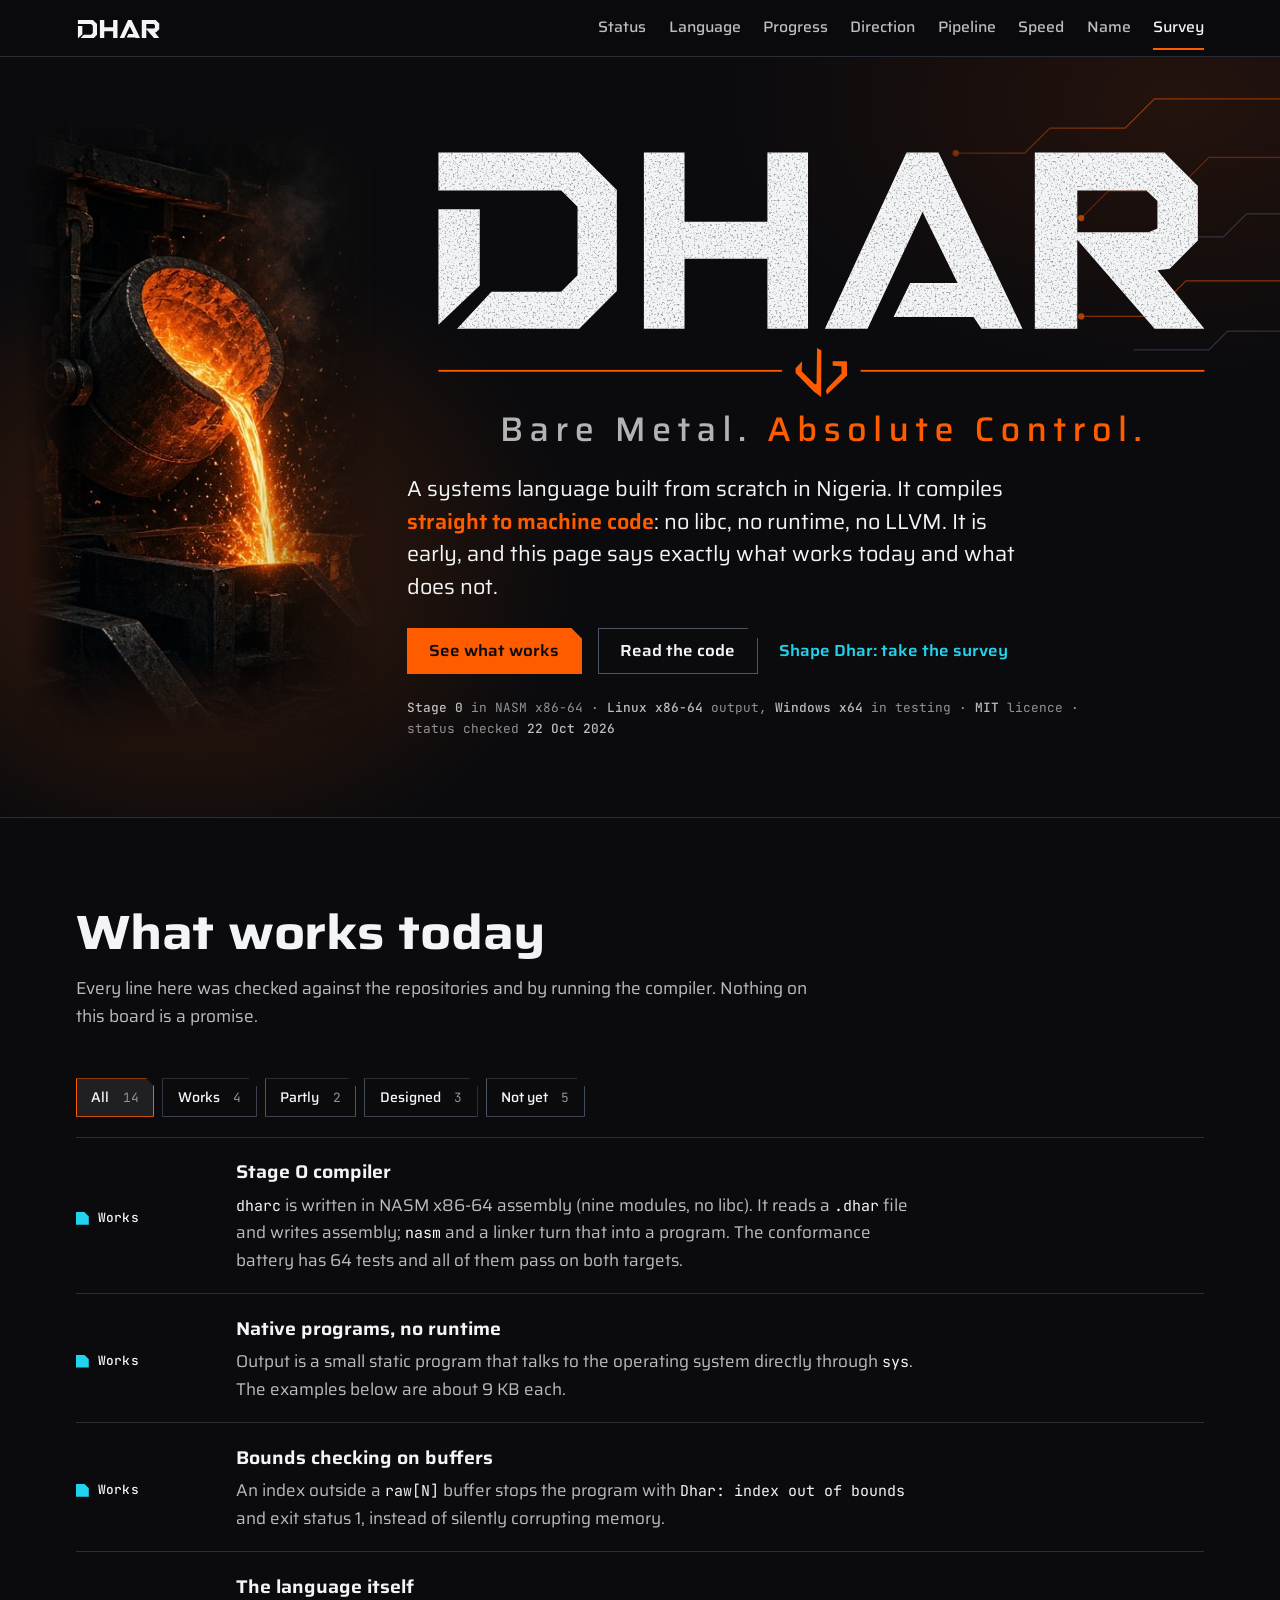
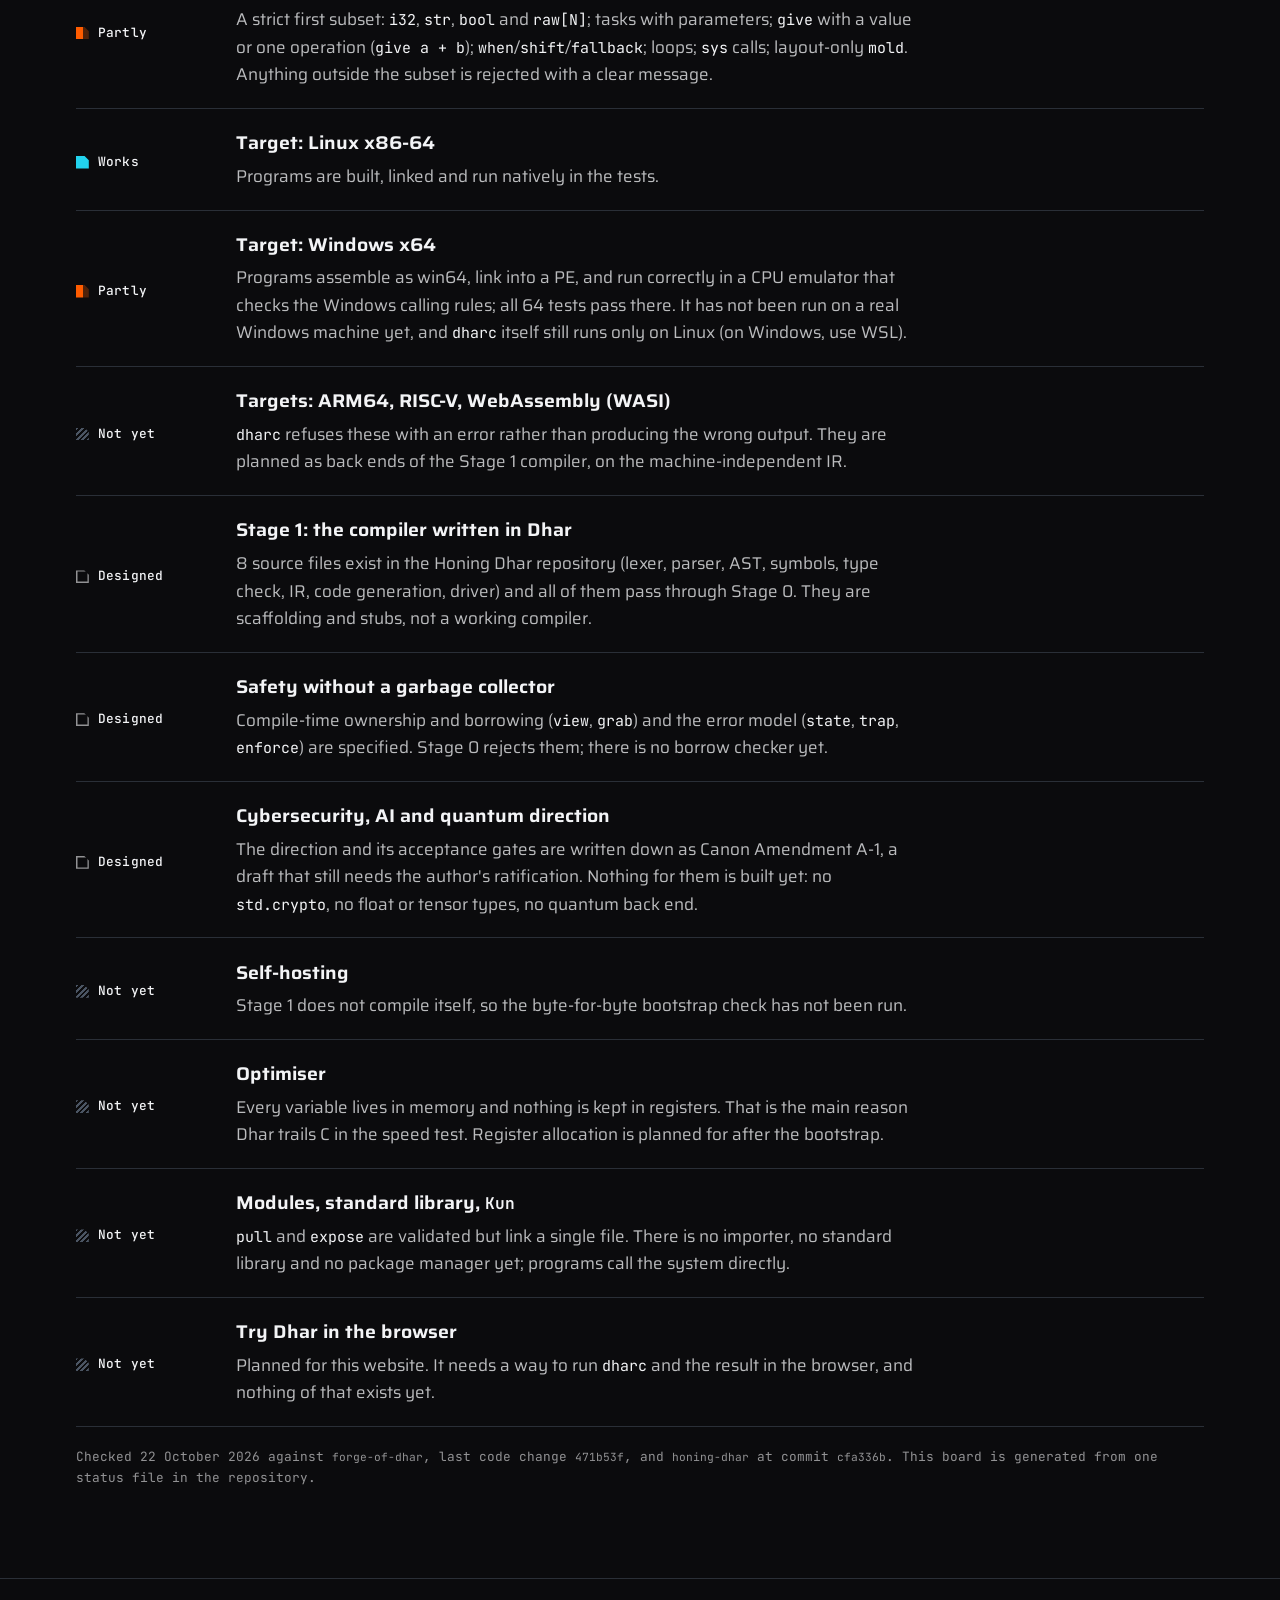
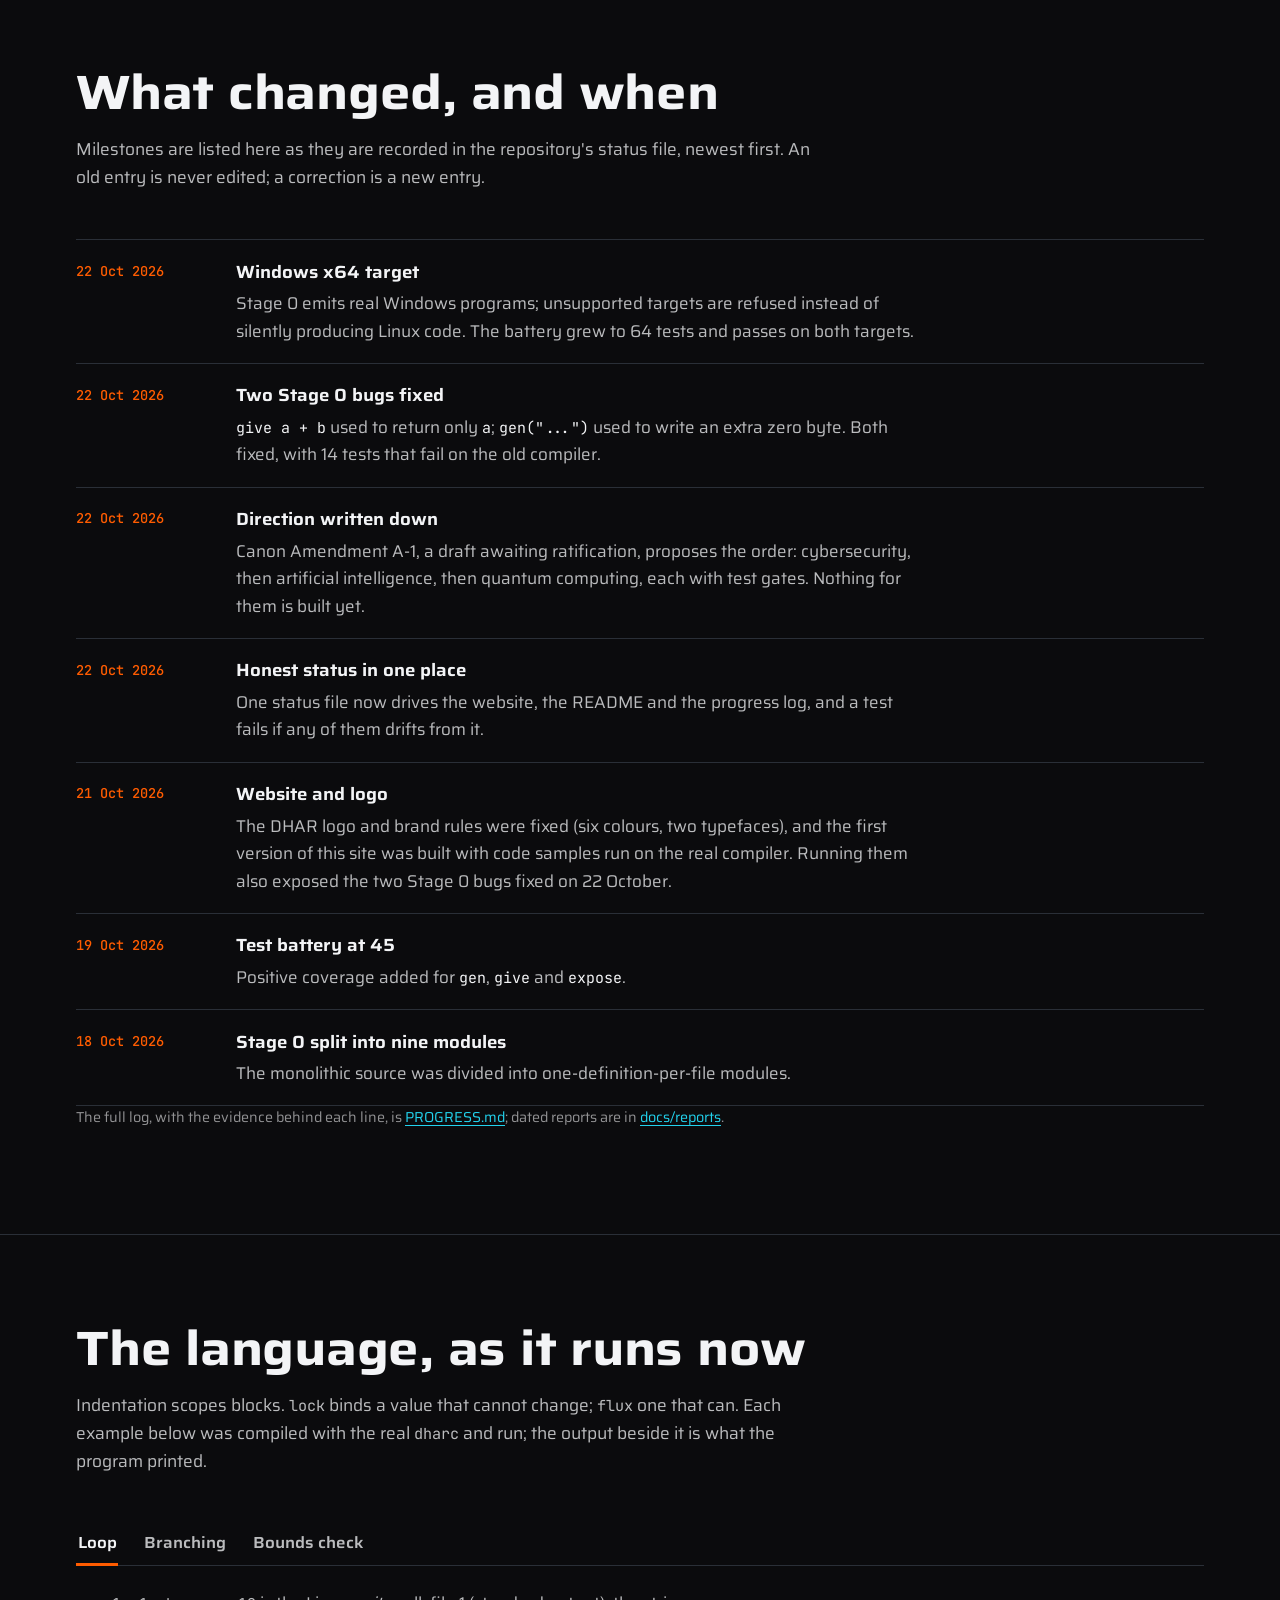
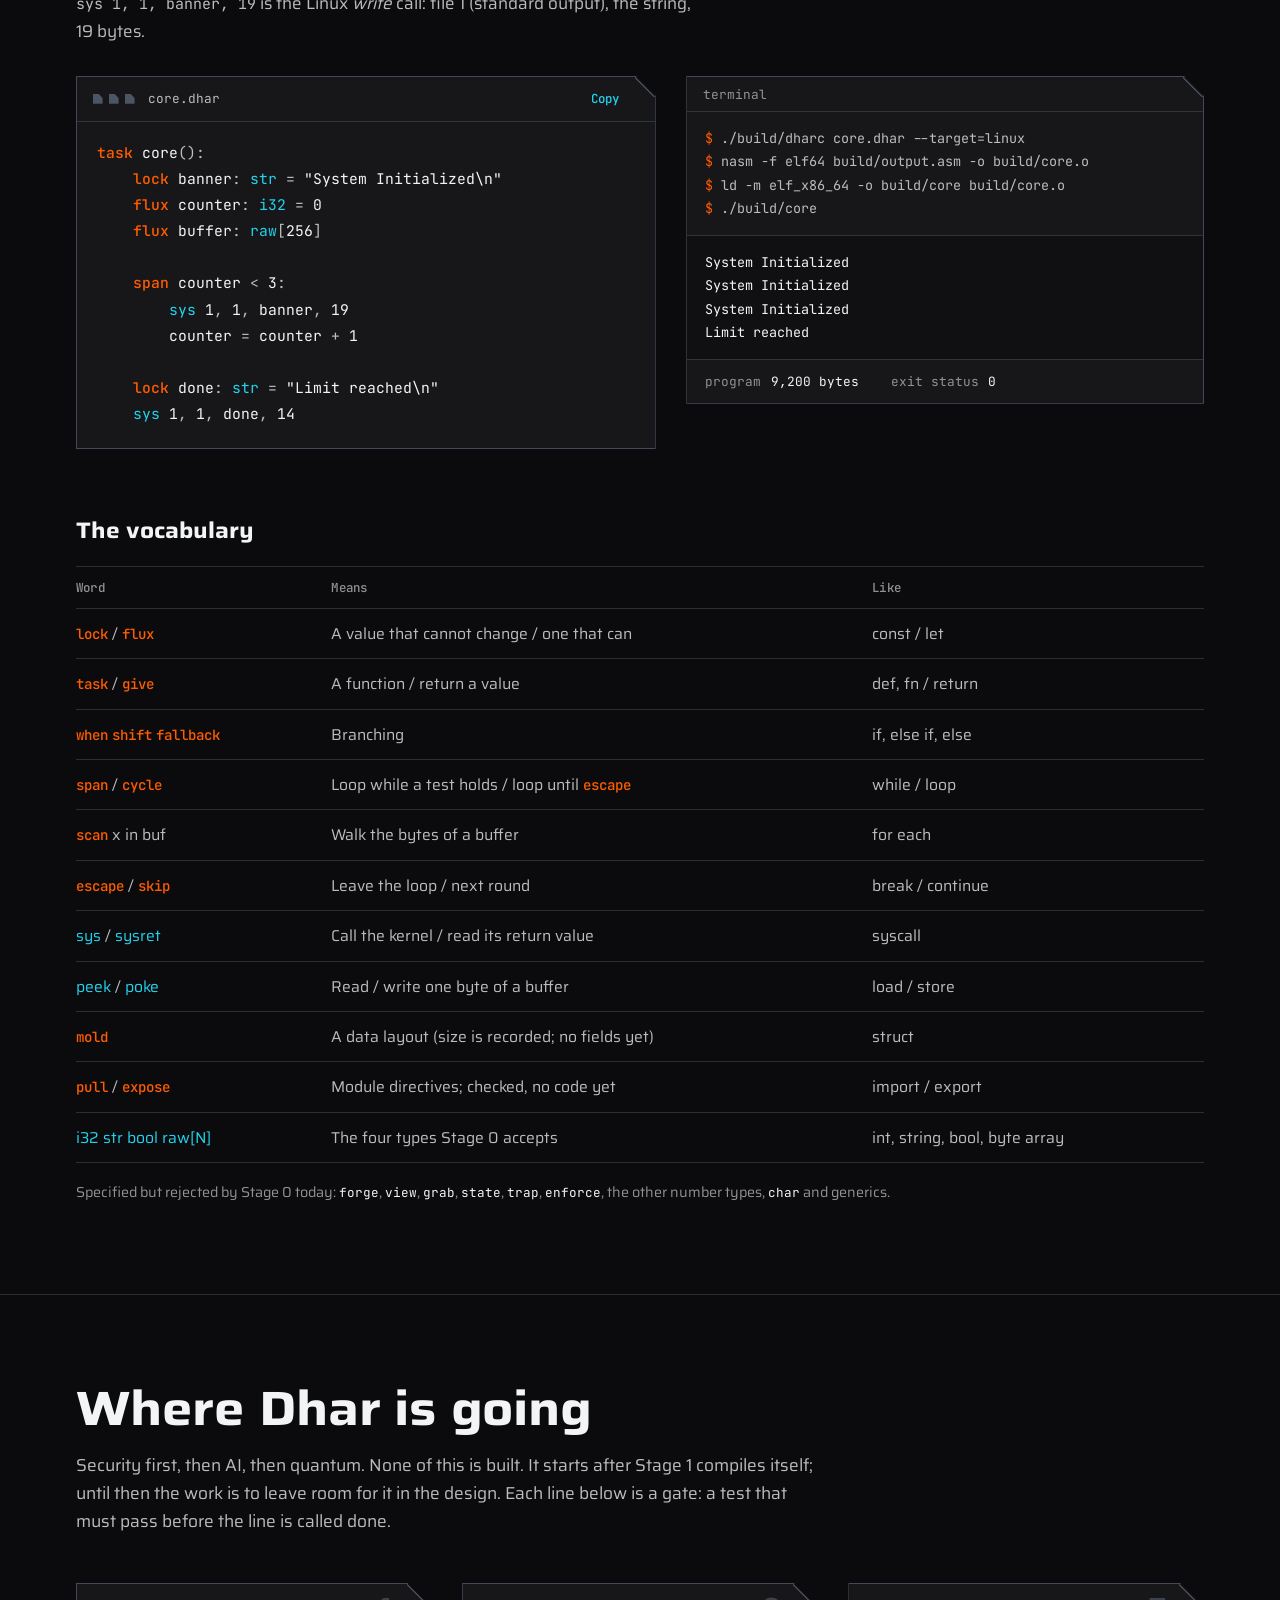
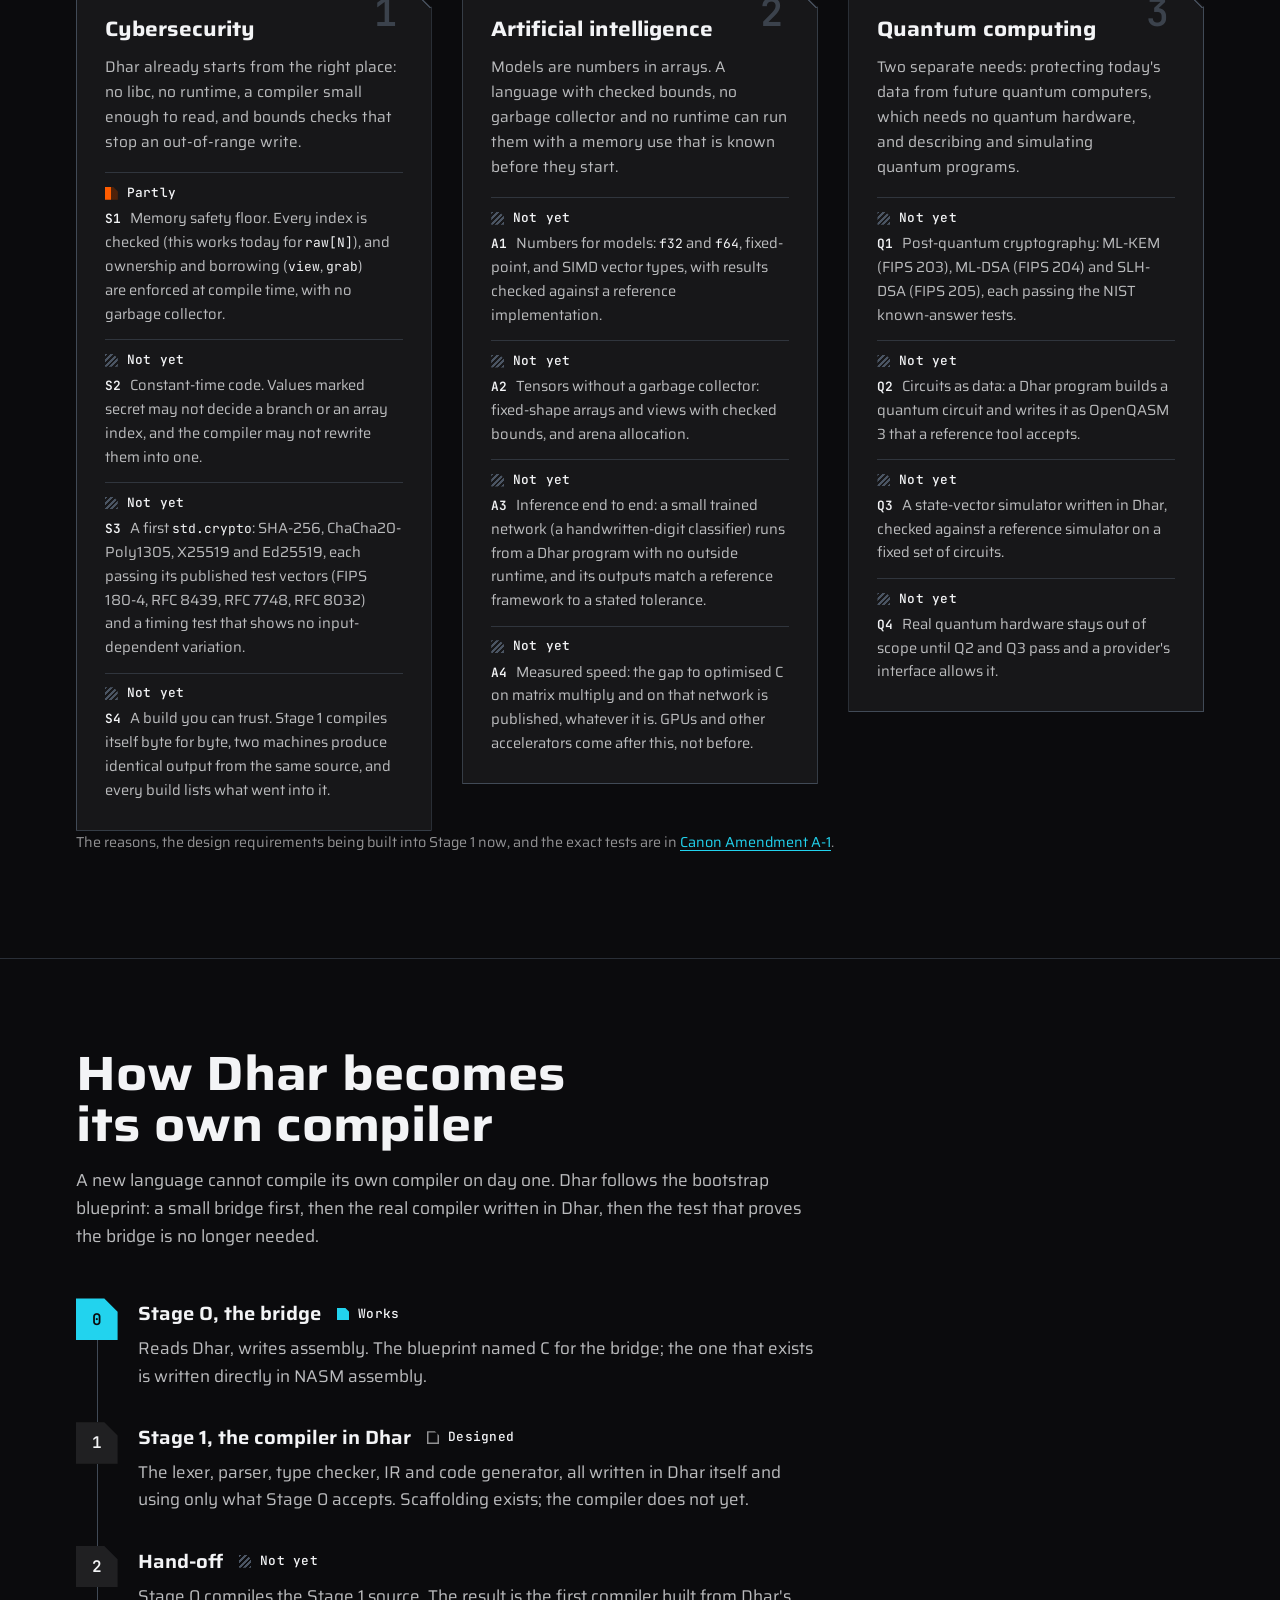
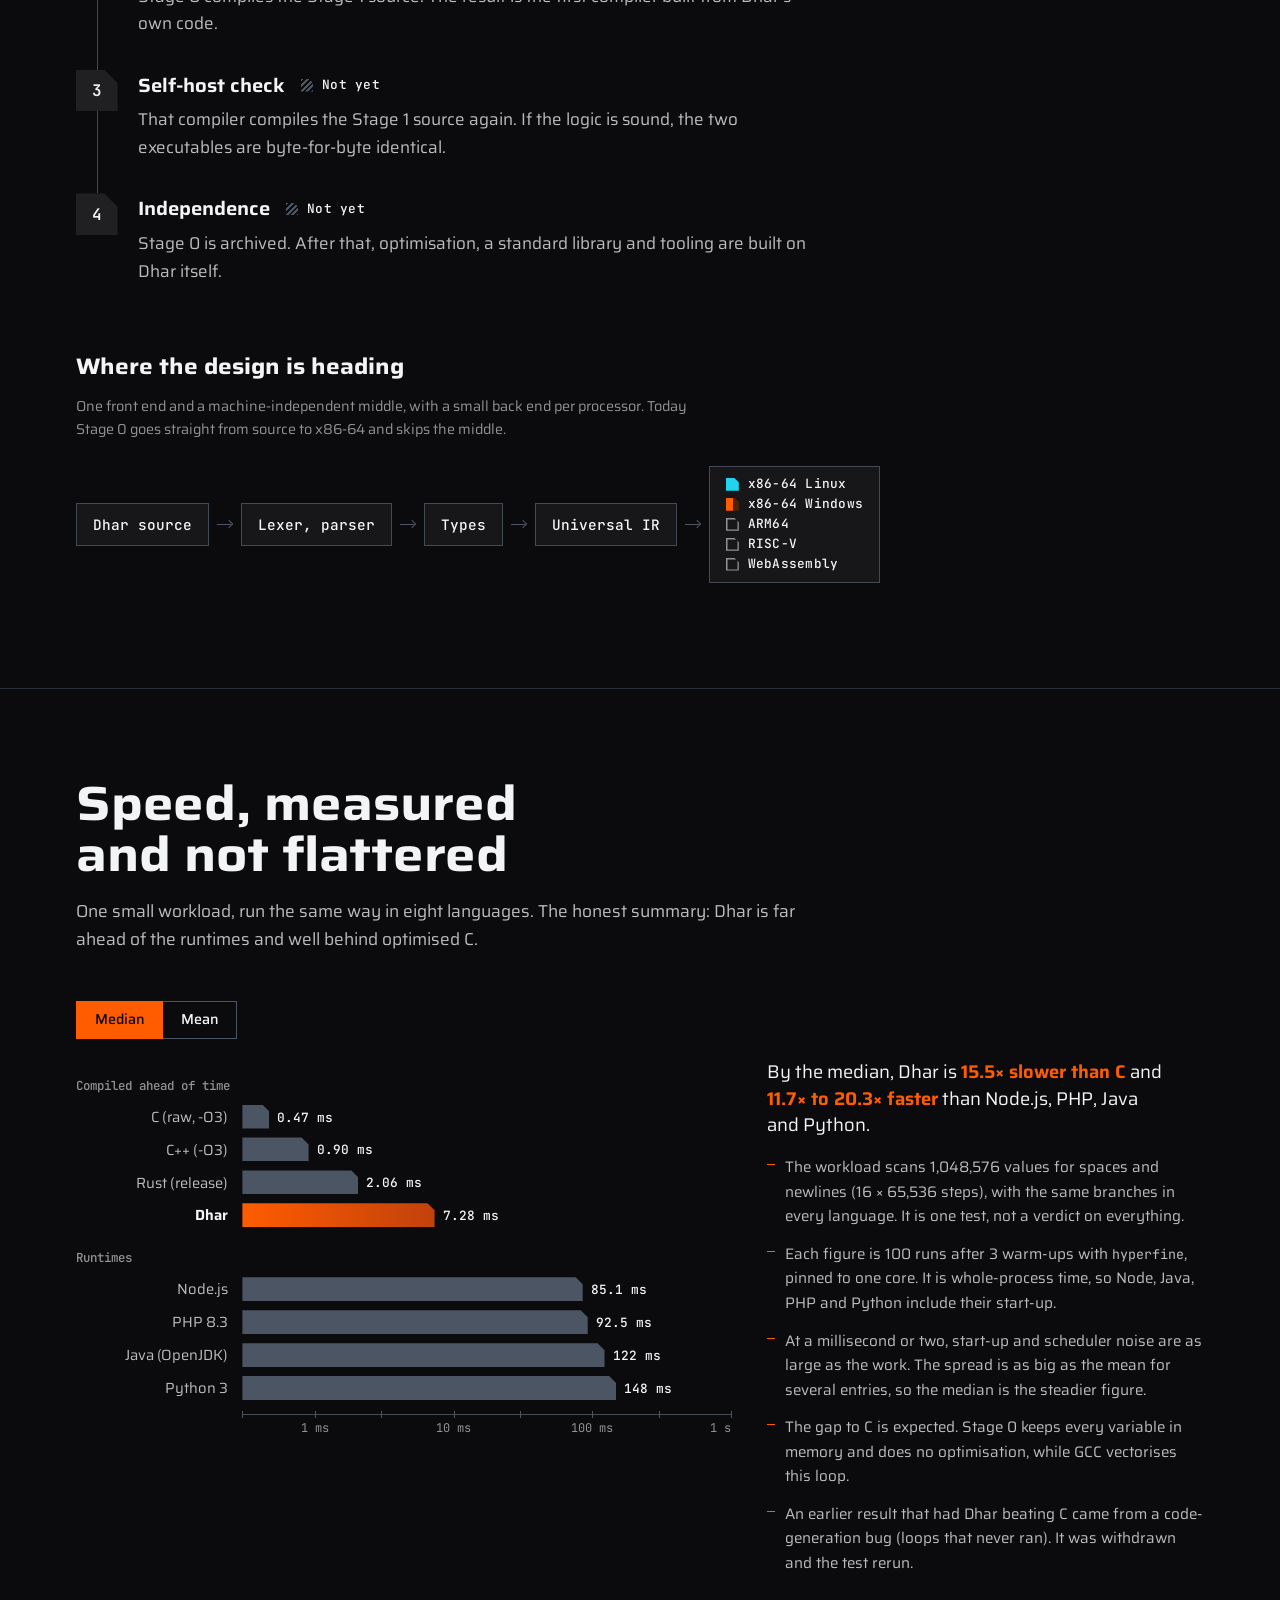
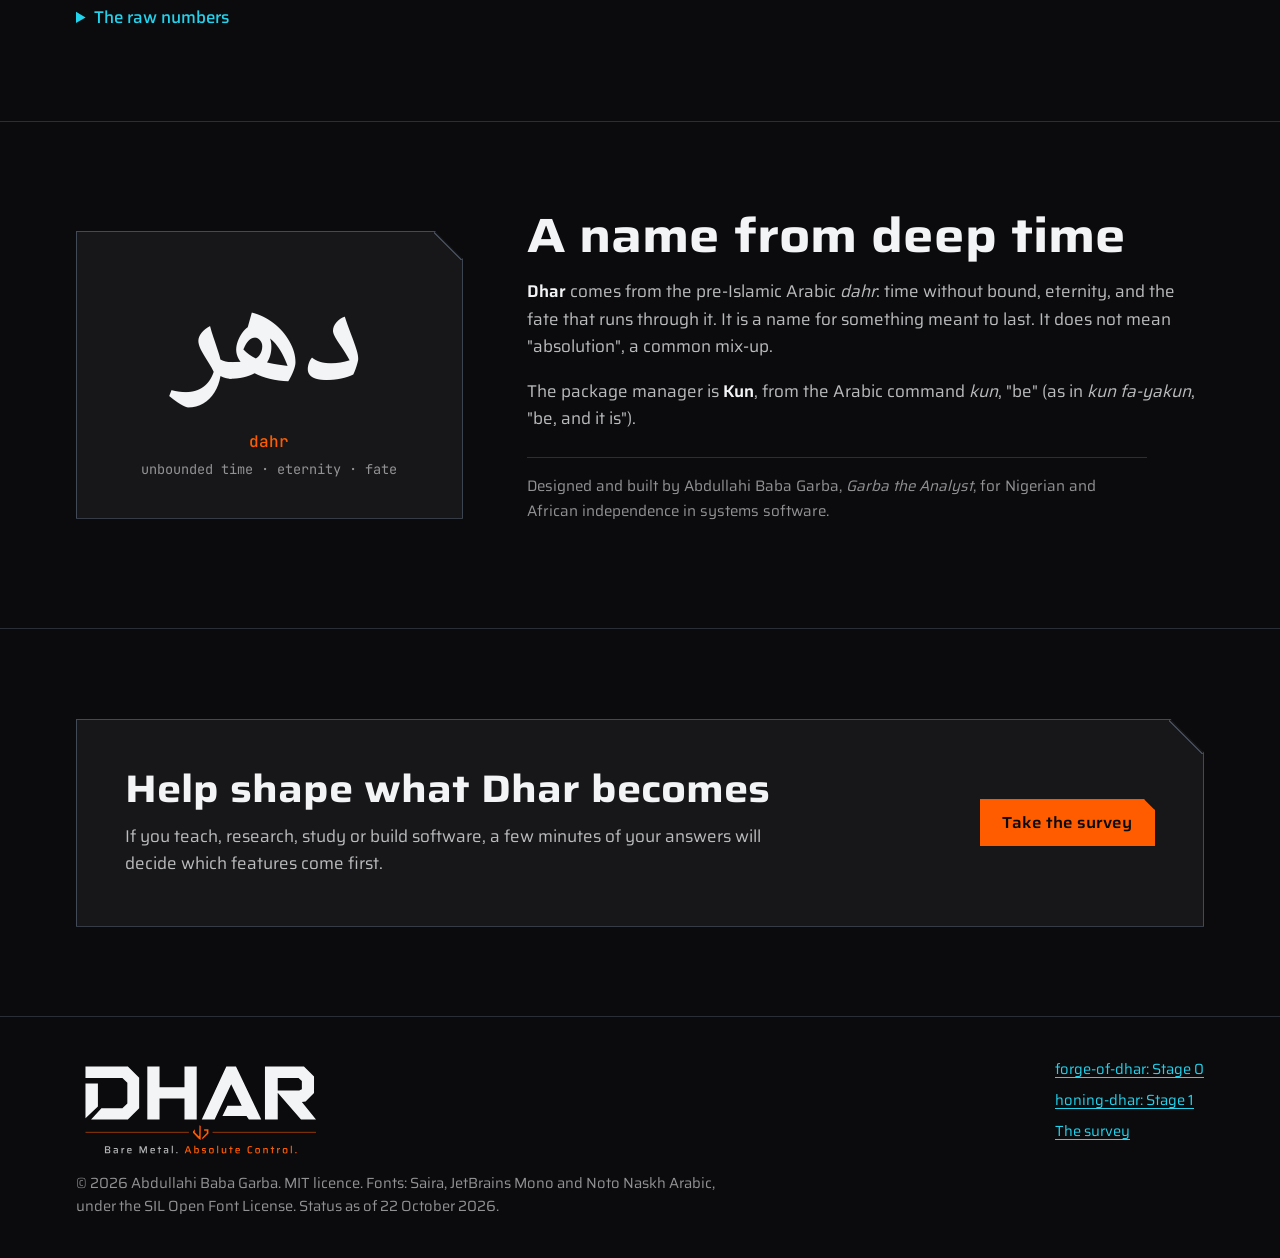
<file: index.html>
<!doctype html>
<!--
  Dhar website. One page, no framework, no build step needed to view it.

  Files:    assets/site.css   all styling (the six-colour palette lives at the top)
            assets/site.js    tabs, copy buttons, status filter, benchmark chart
            assets/logo/      the logo files (made by tools/build_logo.py)
            assets/fonts/     Saira, JetBrains Mono, Noto Naskh Arabic (SIL OFL)
  The block between the "sprite" markers below is generated: run  python3 tools/sync_sprite.py
  after changing the logo. tools/bundle.py makes a single self-contained file from this page.
  Read docs/BRAND.md before changing colours, fonts or the logo.
-->
<html lang="en">
<head>
<meta charset="utf-8">
<meta name="viewport" content="width=device-width, initial-scale=1, viewport-fit=cover">
<title>Dhar Systems Language</title>
<meta name="description" content="Dhar is a systems language built from scratch in Nigeria. It compiles straight to machine code with no libc, no runtime and no LLVM. This page says plainly what works today and what does not.">
<meta name="theme-color" content="#0B0B0D">
<meta name="color-scheme" content="dark">
<link rel="icon" href="assets/logo/icon.svg" type="image/svg+xml">
<link rel="icon" href="assets/favicon.ico" sizes="48x48">
<link rel="apple-touch-icon" href="assets/apple-touch-icon.png">
<link rel="manifest" href="site.webmanifest">
<meta property="og:title" content="Dhar. Bare Metal. Absolute Control.">
<meta property="og:description" content="A systems language built from scratch in Nigeria. Honest status, real code, real numbers.">
<meta property="og:image" content="https://garba-the-analyst.github.io/forge-of-dhar/assets/brand/og-image.jpg">
<meta property="og:url" content="https://garba-the-analyst.github.io/forge-of-dhar/">
<meta property="og:type" content="website">
<link rel="preload" href="assets/fonts/saira-latin-wdth-normal.woff2" as="font" type="font/woff2" crossorigin>
<link rel="stylesheet" href="assets/site.css">
</head>
<body>

<!-- sprite:start -->
<svg xmlns="http://www.w3.org/2000/svg" width="0" height="0" style="position:absolute" aria-hidden="true" focusable="false"><symbol id="dhar-logo" viewBox="-14 -14 710.2 288"><path d="M123.9 48.3L123.9 109.3L109.2 124L47.2 124L16.6 157L125.4 157L158.9 123.5L158.9 33.5L125.4 0L0 0L0 33.8L109.4 33.8ZM219.2 157L219.2 94.6L293 94.6L293 157L329.2 157L329.2 0L293 0L293 61.8L219.2 61.8L219.2 0L183 0L183 157ZM344.2 157L382.2 157L431.2 53L462.4 116.3L420.2 116.3L405.4 146.5L476.6 146.5L483.6 157L520.2 157L445.4 0L416.9 0ZM569 77.8L637.9 157L682.2 157L640.4 105L651.4 103.5L676.4 78.5L676.4 30L646.6 0L531.2 0L531.2 157L569 157ZM640.4 67.8L632.6 71L569 71L569 33.8L630.6 33.8L640.4 43.2ZM0 50.7L0 153.4L36.8 118.5L36.8 50.7Z" fill-rule="evenodd" style="fill:var(--logo-ink)"/><rect x="0" y="193.7" width="306.1" height="1.6" style="fill:var(--logo-ember)"/><rect x="376" y="193.7" width="306.2" height="1.6" style="fill:var(--logo-ember)"/><path d="M337.2 174.1L336.8 205.8L335.3 206.6L323.5 194.8L323.9 186.1L318.1 192.2L318.1 196.4L334.3 212.9L340.9 217.8L341.1 176.5ZM363.8 186L351.1 186.1L351.2 190L358.9 190.4L359 197L346.1 210.2L345.1 212.5L346.1 215.6L364 198.6Z" style="fill:var(--logo-ember)"/><path d="M57.6 257V236H67.58Q69.66 236 70.91 236.63Q72.16 237.25 72.74 238.43Q73.32 239.6 73.32 241.28Q73.32 242.68 72.94 243.69Q72.56 244.7 71.76 245.32Q70.97 245.95 69.72 246.23V246.35Q71.18 246.62 72.02 247.29Q72.86 247.97 73.2 249Q73.53 250.04 73.53 251.44Q73.53 252.64 73.26 253.66Q72.98 254.68 72.33 255.41Q71.67 256.15 70.51 256.57Q69.35 257 67.55 257ZM61.05 254.1H66.51Q67.92 254.1 68.68 253.81Q69.44 253.52 69.76 252.83Q70.08 252.15 70.08 250.99Q70.08 249.8 69.75 249.11Q69.41 248.42 68.63 248.13Q67.86 247.84 66.51 247.84H61.05ZM61.05 244.91H66.39Q67.64 244.91 68.39 244.61Q69.14 244.3 69.5 243.65Q69.87 242.99 69.87 241.95Q69.87 240.79 69.57 240.14Q69.26 239.48 68.53 239.2Q67.79 238.93 66.39 238.93H61.05Z M87.56 257.24Q85.97 257.24 84.89 256.82Q83.8 256.39 83.25 255.4Q82.71 254.41 82.71 252.7Q82.71 250.9 83.13 249.84Q83.56 248.79 84.6 248.33Q85.64 247.87 87.53 247.87Q87.83 247.87 88.43 247.89Q89.02 247.9 89.8 247.92Q90.58 247.93 91.36 247.95Q92.14 247.97 92.78 248V247.26Q92.78 246.07 92.63 245.4Q92.47 244.73 92 244.41Q91.53 244.09 90.64 244Q89.76 243.91 88.35 243.91Q87.68 243.91 86.78 243.95Q85.88 244 85.03 244.06Q84.17 244.12 83.71 244.21V241.65Q84.96 241.4 86.46 241.3Q87.96 241.19 89.45 241.19Q91.19 241.19 92.37 241.4Q93.54 241.62 94.27 242.07Q95.01 242.53 95.37 243.26Q95.74 244 95.89 245.02Q96.04 246.04 96.04 247.35V257H93.05L92.93 254.99H92.75Q92.23 255.96 91.36 256.47Q90.49 256.97 89.48 257.11Q88.47 257.24 87.56 257.24ZM88.99 254.62Q89.76 254.62 90.38 254.51Q91.01 254.41 91.48 254.15Q91.95 253.89 92.23 253.43Q92.5 252.91 92.64 252.24Q92.78 251.57 92.78 250.65V250.1H88.32Q87.31 250.1 86.78 250.25Q86.25 250.41 86.06 250.9Q85.88 251.38 85.88 252.39Q85.88 253.34 86.09 253.81Q86.31 254.28 86.99 254.45Q87.68 254.62 88.99 254.62Z M106.53 257V241.43H109.49L109.61 244.24H109.86Q110.25 243.02 110.95 242.35Q111.66 241.68 112.66 241.43Q113.67 241.19 114.95 241.19V244.36Q112.88 244.36 111.76 244.97Q110.65 245.58 110.21 246.91Q109.76 248.24 109.76 250.38V257Z M130.41 257.24Q128.43 257.24 127.12 256.98Q125.8 256.73 125.01 256.13Q124.22 255.53 123.82 254.6Q123.42 253.67 123.3 252.35Q123.18 251.02 123.18 249.25Q123.18 247.14 123.39 245.61Q123.61 244.09 124.28 243.1Q124.95 242.1 126.37 241.65Q127.79 241.19 130.17 241.19Q132.03 241.19 133.22 241.48Q134.41 241.77 135.1 242.38Q135.79 242.99 136.11 243.95Q136.43 244.91 136.52 246.24Q136.61 247.57 136.61 249.25V250.28H126.45Q126.45 251.66 126.57 252.5Q126.69 253.34 127.13 253.78Q127.57 254.22 128.54 254.39Q129.5 254.56 131.15 254.56Q131.85 254.56 132.69 254.53Q133.53 254.5 134.41 254.41Q135.3 254.31 136 254.25V256.79Q135.33 256.91 134.38 257.02Q133.44 257.12 132.4 257.18Q131.36 257.24 130.41 257.24ZM133.5 248.55V247.97Q133.5 246.59 133.33 245.78Q133.16 244.97 132.78 244.56Q132.4 244.15 131.74 244.01Q131.08 243.88 130.11 243.88Q128.89 243.88 128.17 244.04Q127.45 244.21 127.09 244.67Q126.72 245.13 126.58 245.94Q126.45 246.74 126.45 248.06H134.05Z M159.9 257V236H164.6L170.76 251.26H170.92L177.08 236H181.78V257H178.46V241.34H178.33L171.99 257H169.54L163.26 241.34H163.13V257Z M199.29 257.24Q197.3 257.24 195.99 256.98Q194.68 256.73 193.89 256.13Q193.09 255.53 192.7 254.6Q192.3 253.67 192.18 252.35Q192.05 251.02 192.05 249.25Q192.05 247.14 192.27 245.61Q192.48 244.09 193.15 243.1Q193.83 242.1 195.24 241.65Q196.66 241.19 199.04 241.19Q200.91 241.19 202.1 241.48Q203.29 241.77 203.97 242.38Q204.66 242.99 204.98 243.95Q205.3 244.91 205.39 246.24Q205.49 247.57 205.49 249.25V250.28H195.32Q195.32 251.66 195.44 252.5Q195.57 253.34 196.01 253.78Q196.45 254.22 197.41 254.39Q198.37 254.56 200.02 254.56Q200.72 254.56 201.56 254.53Q202.4 254.5 203.29 254.41Q204.17 254.31 204.87 254.25V256.79Q204.2 256.91 203.26 257.02Q202.31 257.12 201.27 257.18Q200.24 257.24 199.29 257.24ZM202.37 248.55V247.97Q202.37 246.59 202.2 245.78Q202.04 244.97 201.65 244.56Q201.27 244.15 200.62 244.01Q199.96 243.88 198.98 243.88Q197.76 243.88 197.05 244.04Q196.33 244.21 195.96 244.67Q195.6 245.13 195.46 245.94Q195.32 246.74 195.32 248.06H202.92Z M216.76 257V244.15H213.65V241.43H216.76V236.92H220V241.43H223.63V244.15H220V257Z M236.41 257.24Q234.82 257.24 233.73 256.82Q232.65 256.39 232.1 255.4Q231.55 254.41 231.55 252.7Q231.55 250.9 231.98 249.84Q232.41 248.79 233.44 248.33Q234.48 247.87 236.37 247.87Q236.68 247.87 237.28 247.89Q237.87 247.9 238.65 247.92Q239.43 247.93 240.21 247.95Q240.98 247.97 241.62 248V247.26Q241.62 246.07 241.47 245.4Q241.32 244.73 240.85 244.41Q240.37 244.09 239.49 244Q238.6 243.91 237.2 243.91Q236.53 243.91 235.63 243.95Q234.73 244 233.87 244.06Q233.02 244.12 232.56 244.21V241.65Q233.81 241.4 235.31 241.3Q236.8 241.19 238.3 241.19Q240.04 241.19 241.21 241.4Q242.39 241.62 243.12 242.07Q243.85 242.53 244.22 243.26Q244.59 244 244.74 245.02Q244.89 246.04 244.89 247.35V257H241.9L241.78 254.99H241.59Q241.08 255.96 240.21 256.47Q239.34 256.97 238.33 257.11Q237.32 257.24 236.41 257.24ZM237.84 254.62Q238.6 254.62 239.23 254.51Q239.85 254.41 240.33 254.15Q240.8 253.89 241.08 253.43Q241.35 252.91 241.49 252.24Q241.62 251.57 241.62 250.65V250.1H237.17Q236.16 250.1 235.63 250.25Q235.09 250.41 234.91 250.9Q234.73 251.38 234.73 252.39Q234.73 253.34 234.94 253.81Q235.15 254.28 235.84 254.45Q236.53 254.62 237.84 254.62Z M255.38 257V234.32H258.61V257Z M268.64 257V253.49H272.3V257Z" style="fill:var(--logo-tag);fill-opacity:var(--logo-tag-opacity,1)"/><path d="M293.61 257 301.11 236H305.63L313.14 257H309.57L307.74 251.81H298.89L297.09 257ZM299.86 248.88H306.73L303.37 239.33H303.22Z M330.04 257.24Q329.06 257.24 328.13 257.08Q327.2 256.91 326.43 256.42Q325.67 255.93 325.18 254.95H324.97L324.88 257H321.89V234.32H325.12V243.26H325.3Q325.76 242.44 326.48 242Q327.2 241.56 328.11 241.37Q329.03 241.19 330.13 241.19Q331.68 241.19 332.72 241.59Q333.76 241.98 334.38 242.88Q335.01 243.78 335.3 245.32Q335.59 246.87 335.59 249.22Q335.59 251.57 335.29 253.11Q334.98 254.65 334.34 255.55Q333.7 256.45 332.65 256.85Q331.59 257.24 330.04 257.24ZM328.69 254.38Q329.91 254.38 330.63 254.21Q331.35 254.04 331.71 253.52Q332.08 253 332.2 251.98Q332.32 250.96 332.32 249.22Q332.32 247.48 332.2 246.45Q332.08 245.43 331.71 244.93Q331.35 244.42 330.63 244.26Q329.91 244.09 328.69 244.09Q327.5 244.09 326.78 244.36Q326.07 244.64 325.73 245.28Q325.33 245.95 325.23 246.91Q325.12 247.87 325.12 249.22Q325.12 250.53 325.23 251.52Q325.33 252.51 325.7 253.15Q326.07 253.8 326.78 254.09Q327.5 254.38 328.69 254.38Z M350.9 257.24Q349.98 257.24 348.93 257.18Q347.88 257.12 346.87 257.03Q345.86 256.94 345.07 256.82V254.25Q345.59 254.28 346.24 254.34Q346.9 254.41 347.63 254.44Q348.36 254.47 349.07 254.5Q349.77 254.53 350.44 254.53Q351.91 254.53 352.56 254.34Q353.22 254.16 353.42 253.72Q353.61 253.28 353.61 252.57Q353.61 251.78 353.48 251.41Q353.34 251.05 352.97 250.93Q352.61 250.8 351.84 250.71L348.06 250.25Q346.59 250.1 345.85 249.57Q345.1 249.03 344.84 248.1Q344.58 247.17 344.58 245.83Q344.58 244.27 345.02 243.34Q345.46 242.41 346.27 241.95Q347.08 241.49 348.24 241.34Q349.4 241.19 350.78 241.19Q351.63 241.19 352.56 241.25Q353.49 241.31 354.36 241.42Q355.23 241.52 355.87 241.65V244.21Q355.14 244.12 354.29 244.06Q353.43 244 352.59 243.95Q351.75 243.91 350.99 243.91Q349.86 243.91 349.13 244.01Q348.4 244.12 348.04 244.5Q347.69 244.88 347.69 245.8Q347.69 246.5 347.8 246.85Q347.91 247.2 348.26 247.34Q348.61 247.48 349.34 247.57L353.43 248.06Q354.59 248.18 355.31 248.53Q356.03 248.88 356.38 249.78Q356.73 250.68 356.73 252.51Q356.73 254.04 356.35 254.97Q355.96 255.9 355.2 256.4Q354.44 256.91 353.36 257.08Q352.27 257.24 350.9 257.24Z M372.68 257.24Q370.72 257.24 369.43 257Q368.13 256.76 367.38 256.22Q366.63 255.69 366.28 254.77Q365.93 253.86 365.82 252.48Q365.72 251.11 365.72 249.19Q365.72 247.29 365.82 245.92Q365.93 244.55 366.28 243.63Q366.63 242.72 367.38 242.18Q368.13 241.65 369.43 241.42Q370.72 241.19 372.68 241.19Q374.66 241.19 375.96 241.42Q377.25 241.65 378 242.18Q378.75 242.72 379.1 243.63Q379.45 244.55 379.56 245.92Q379.67 247.29 379.67 249.19Q379.67 251.11 379.56 252.48Q379.45 253.86 379.1 254.77Q378.75 255.69 378 256.22Q377.25 256.76 375.96 257Q374.66 257.24 372.68 257.24ZM372.68 254.53Q374.08 254.53 374.84 254.34Q375.61 254.16 375.93 253.61Q376.25 253.06 376.32 251.99Q376.4 250.93 376.4 249.19Q376.4 247.45 376.32 246.39Q376.25 245.34 375.93 244.79Q375.61 244.24 374.84 244.07Q374.08 243.91 372.68 243.91Q371.3 243.91 370.54 244.07Q369.78 244.24 369.46 244.79Q369.14 245.34 369.06 246.39Q368.98 247.45 368.98 249.19Q368.98 250.93 369.06 251.99Q369.14 253.06 369.46 253.61Q369.78 254.16 370.54 254.34Q371.3 254.53 372.68 254.53Z M389.54 257V234.32H392.78V257Z M408.36 257.24Q406.74 257.24 405.72 256.86Q404.7 256.48 404.16 255.72Q403.63 254.95 403.44 253.83Q403.26 252.7 403.26 251.17V241.43H406.5V249.89Q406.5 251.41 406.6 252.31Q406.71 253.22 407.05 253.66Q407.38 254.1 408.04 254.22Q408.69 254.34 409.79 254.34Q411.01 254.34 411.75 254.04Q412.48 253.73 412.83 253.12Q413.18 252.51 413.27 251.6Q413.36 250.68 413.36 249.46V241.43H416.63V257H413.64L413.52 254.92H413.3Q412.97 255.66 412.34 256.18Q411.72 256.69 410.74 256.97Q409.76 257.24 408.36 257.24Z M428.52 257V244.15H425.41V241.43H428.52V236.92H431.75V241.43H435.39V244.15H431.75V257Z M450.82 257.24Q448.83 257.24 447.52 256.98Q446.21 256.73 445.41 256.13Q444.62 255.53 444.22 254.6Q443.83 253.67 443.7 252.35Q443.58 251.02 443.58 249.25Q443.58 247.14 443.8 245.61Q444.01 244.09 444.68 243.1Q445.35 242.1 446.77 241.65Q448.19 241.19 450.57 241.19Q452.43 241.19 453.62 241.48Q454.81 241.77 455.5 242.38Q456.19 242.99 456.51 243.95Q456.83 244.91 456.92 246.24Q457.01 247.57 457.01 249.25V250.28H446.85Q446.85 251.66 446.97 252.5Q447.09 253.34 447.53 253.78Q447.98 254.22 448.94 254.39Q449.9 254.56 451.55 254.56Q452.25 254.56 453.09 254.53Q453.93 254.5 454.81 254.41Q455.7 254.31 456.4 254.25V256.79Q455.73 256.91 454.78 257.02Q453.84 257.12 452.8 257.18Q451.76 257.24 450.82 257.24ZM453.9 248.55V247.97Q453.9 246.59 453.73 245.78Q453.56 244.97 453.18 244.56Q452.8 244.15 452.14 244.01Q451.49 243.88 450.51 243.88Q449.29 243.88 448.57 244.04Q447.86 244.21 447.49 244.67Q447.12 245.13 446.99 245.94Q446.85 246.74 446.85 248.06H454.45Z M488.21 257.24Q485.95 257.24 484.42 256.95Q482.9 256.66 481.93 255.96Q480.97 255.26 480.47 254.05Q479.97 252.85 479.78 250.99Q479.6 249.12 479.6 246.5Q479.6 243.88 479.78 242.01Q479.97 240.15 480.47 238.95Q480.97 237.74 481.93 237.04Q482.9 236.34 484.42 236.05Q485.95 235.76 488.21 235.76Q489.09 235.76 490.02 235.82Q490.95 235.88 491.81 235.98Q492.66 236.09 493.27 236.24V238.99Q492.51 238.9 491.76 238.82Q491.01 238.75 490.31 238.72Q489.61 238.69 489.09 238.69Q487.41 238.69 486.31 238.81Q485.22 238.93 484.56 239.36Q483.9 239.78 483.58 240.62Q483.26 241.46 483.16 242.9Q483.05 244.33 483.05 246.5Q483.05 248.64 483.16 250.09Q483.26 251.54 483.58 252.38Q483.9 253.22 484.56 253.64Q485.22 254.07 486.31 254.19Q487.41 254.31 489.09 254.31Q490.1 254.31 491.3 254.22Q492.51 254.13 493.4 254.01V256.82Q492.72 256.94 491.82 257.03Q490.92 257.12 489.99 257.18Q489.06 257.24 488.21 257.24Z M509.41 257.24Q507.45 257.24 506.15 257Q504.86 256.76 504.11 256.22Q503.36 255.69 503.01 254.77Q502.66 253.86 502.55 252.48Q502.45 251.11 502.45 249.19Q502.45 247.29 502.55 245.92Q502.66 244.55 503.01 243.63Q503.36 242.72 504.11 242.18Q504.86 241.65 506.15 241.42Q507.45 241.19 509.41 241.19Q511.39 241.19 512.69 241.42Q513.98 241.65 514.73 242.18Q515.48 242.72 515.83 243.63Q516.18 244.55 516.29 245.92Q516.4 247.29 516.4 249.19Q516.4 251.11 516.29 252.48Q516.18 253.86 515.83 254.77Q515.48 255.69 514.73 256.22Q513.98 256.76 512.69 257Q511.39 257.24 509.41 257.24ZM509.41 254.53Q510.81 254.53 511.57 254.34Q512.34 254.16 512.66 253.61Q512.98 253.06 513.05 251.99Q513.13 250.93 513.13 249.19Q513.13 247.45 513.05 246.39Q512.98 245.34 512.66 244.79Q512.34 244.24 511.57 244.07Q510.81 243.91 509.41 243.91Q508.03 243.91 507.27 244.07Q506.51 244.24 506.19 244.79Q505.86 245.34 505.79 246.39Q505.71 247.45 505.71 249.19Q505.71 250.93 505.79 251.99Q505.86 253.06 506.19 253.61Q506.51 254.16 507.27 254.34Q508.03 254.53 509.41 254.53Z M526.27 257V241.43H529.26L529.35 243.51H529.6Q529.96 242.75 530.57 242.24Q531.18 241.74 532.16 241.46Q533.14 241.19 534.54 241.19Q536.19 241.19 537.2 241.57Q538.2 241.95 538.72 242.72Q539.24 243.48 539.44 244.61Q539.64 245.74 539.64 247.26V257H536.37V248.55Q536.37 247.02 536.27 246.12Q536.16 245.22 535.82 244.78Q535.49 244.33 534.83 244.21Q534.17 244.09 533.08 244.09Q531.86 244.09 531.14 244.39Q530.42 244.7 530.07 245.31Q529.72 245.92 529.61 246.84Q529.5 247.75 529.5 248.97V257Z M551.53 257V244.15H548.41V241.43H551.53V236.92H554.76V241.43H558.4V244.15H554.76V257Z M567.2 257V241.43H570.16L570.28 244.24H570.53Q570.92 243.02 571.63 242.35Q572.33 241.68 573.34 241.43Q574.34 241.19 575.63 241.19V244.36Q573.55 244.36 572.44 244.97Q571.32 245.58 570.88 246.91Q570.44 248.24 570.44 250.38V257Z M590.81 257.24Q588.86 257.24 587.56 257Q586.26 256.76 585.51 256.22Q584.77 255.69 584.42 254.77Q584.07 253.86 583.96 252.48Q583.85 251.11 583.85 249.19Q583.85 247.29 583.96 245.92Q584.07 244.55 584.42 243.63Q584.77 242.72 585.51 242.18Q586.26 241.65 587.56 241.42Q588.86 241.19 590.81 241.19Q592.79 241.19 594.09 241.42Q595.39 241.65 596.14 242.18Q596.88 242.72 597.24 243.63Q597.59 244.55 597.69 245.92Q597.8 247.29 597.8 249.19Q597.8 251.11 597.69 252.48Q597.59 253.86 597.24 254.77Q596.88 255.69 596.14 256.22Q595.39 256.76 594.09 257Q592.79 257.24 590.81 257.24ZM590.81 254.53Q592.21 254.53 592.98 254.34Q593.74 254.16 594.06 253.61Q594.38 253.06 594.46 251.99Q594.53 250.93 594.53 249.19Q594.53 247.45 594.46 246.39Q594.38 245.34 594.06 244.79Q593.74 244.24 592.98 244.07Q592.21 243.91 590.81 243.91Q589.44 243.91 588.67 244.07Q587.91 244.24 587.59 244.79Q587.27 245.34 587.19 246.39Q587.12 247.45 587.12 249.19Q587.12 250.93 587.19 251.99Q587.27 253.06 587.59 253.61Q587.91 254.16 588.67 254.34Q589.44 254.53 590.81 254.53Z M607.67 257V234.32H610.91V257Z M620.94 257V253.49H624.6V257Z" style="fill:var(--logo-ember)"/></symbol><symbol id="dhar-lockup-word" viewBox="-14 -14 710.2 288"><path d="M123.9 48.3L123.9 109.3L109.2 124L47.2 124L16.6 157L125.4 157L158.9 123.5L158.9 33.5L125.4 0L0 0L0 33.8L109.4 33.8ZM219.2 157L219.2 94.6L293 94.6L293 157L329.2 157L329.2 0L293 0L293 61.8L219.2 61.8L219.2 0L183 0L183 157ZM344.2 157L382.2 157L431.2 53L462.4 116.3L420.2 116.3L405.4 146.5L476.6 146.5L483.6 157L520.2 157L445.4 0L416.9 0ZM569 77.8L637.9 157L682.2 157L640.4 105L651.4 103.5L676.4 78.5L676.4 30L646.6 0L531.2 0L531.2 157L569 157ZM640.4 67.8L632.6 71L569 71L569 33.8L630.6 33.8L640.4 43.2ZM0 50.7L0 153.4L36.8 118.5L36.8 50.7Z" fill-rule="evenodd" style="fill:var(--logo-ink)"/></symbol><symbol id="dhar-lockup-rest" viewBox="-14 -14 710.2 288"><rect x="0" y="193.7" width="306.1" height="1.6" style="fill:var(--logo-ember)"/><rect x="376" y="193.7" width="306.2" height="1.6" style="fill:var(--logo-ember)"/><path d="M337.2 174.1L336.8 205.8L335.3 206.6L323.5 194.8L323.9 186.1L318.1 192.2L318.1 196.4L334.3 212.9L340.9 217.8L341.1 176.5ZM363.8 186L351.1 186.1L351.2 190L358.9 190.4L359 197L346.1 210.2L345.1 212.5L346.1 215.6L364 198.6Z" style="fill:var(--logo-ember)"/><path d="M57.6 257V236H67.58Q69.66 236 70.91 236.63Q72.16 237.25 72.74 238.43Q73.32 239.6 73.32 241.28Q73.32 242.68 72.94 243.69Q72.56 244.7 71.76 245.32Q70.97 245.95 69.72 246.23V246.35Q71.18 246.62 72.02 247.29Q72.86 247.97 73.2 249Q73.53 250.04 73.53 251.44Q73.53 252.64 73.26 253.66Q72.98 254.68 72.33 255.41Q71.67 256.15 70.51 256.57Q69.35 257 67.55 257ZM61.05 254.1H66.51Q67.92 254.1 68.68 253.81Q69.44 253.52 69.76 252.83Q70.08 252.15 70.08 250.99Q70.08 249.8 69.75 249.11Q69.41 248.42 68.63 248.13Q67.86 247.84 66.51 247.84H61.05ZM61.05 244.91H66.39Q67.64 244.91 68.39 244.61Q69.14 244.3 69.5 243.65Q69.87 242.99 69.87 241.95Q69.87 240.79 69.57 240.14Q69.26 239.48 68.53 239.2Q67.79 238.93 66.39 238.93H61.05Z M87.56 257.24Q85.97 257.24 84.89 256.82Q83.8 256.39 83.25 255.4Q82.71 254.41 82.71 252.7Q82.71 250.9 83.13 249.84Q83.56 248.79 84.6 248.33Q85.64 247.87 87.53 247.87Q87.83 247.87 88.43 247.89Q89.02 247.9 89.8 247.92Q90.58 247.93 91.36 247.95Q92.14 247.97 92.78 248V247.26Q92.78 246.07 92.63 245.4Q92.47 244.73 92 244.41Q91.53 244.09 90.64 244Q89.76 243.91 88.35 243.91Q87.68 243.91 86.78 243.95Q85.88 244 85.03 244.06Q84.17 244.12 83.71 244.21V241.65Q84.96 241.4 86.46 241.3Q87.96 241.19 89.45 241.19Q91.19 241.19 92.37 241.4Q93.54 241.62 94.27 242.07Q95.01 242.53 95.37 243.26Q95.74 244 95.89 245.02Q96.04 246.04 96.04 247.35V257H93.05L92.93 254.99H92.75Q92.23 255.96 91.36 256.47Q90.49 256.97 89.48 257.11Q88.47 257.24 87.56 257.24ZM88.99 254.62Q89.76 254.62 90.38 254.51Q91.01 254.41 91.48 254.15Q91.95 253.89 92.23 253.43Q92.5 252.91 92.64 252.24Q92.78 251.57 92.78 250.65V250.1H88.32Q87.31 250.1 86.78 250.25Q86.25 250.41 86.06 250.9Q85.88 251.38 85.88 252.39Q85.88 253.34 86.09 253.81Q86.31 254.28 86.99 254.45Q87.68 254.62 88.99 254.62Z M106.53 257V241.43H109.49L109.61 244.24H109.86Q110.25 243.02 110.95 242.35Q111.66 241.68 112.66 241.43Q113.67 241.19 114.95 241.19V244.36Q112.88 244.36 111.76 244.97Q110.65 245.58 110.21 246.91Q109.76 248.24 109.76 250.38V257Z M130.41 257.24Q128.43 257.24 127.12 256.98Q125.8 256.73 125.01 256.13Q124.22 255.53 123.82 254.6Q123.42 253.67 123.3 252.35Q123.18 251.02 123.18 249.25Q123.18 247.14 123.39 245.61Q123.61 244.09 124.28 243.1Q124.95 242.1 126.37 241.65Q127.79 241.19 130.17 241.19Q132.03 241.19 133.22 241.48Q134.41 241.77 135.1 242.38Q135.79 242.99 136.11 243.95Q136.43 244.91 136.52 246.24Q136.61 247.57 136.61 249.25V250.28H126.45Q126.45 251.66 126.57 252.5Q126.69 253.34 127.13 253.78Q127.57 254.22 128.54 254.39Q129.5 254.56 131.15 254.56Q131.85 254.56 132.69 254.53Q133.53 254.5 134.41 254.41Q135.3 254.31 136 254.25V256.79Q135.33 256.91 134.38 257.02Q133.44 257.12 132.4 257.18Q131.36 257.24 130.41 257.24ZM133.5 248.55V247.97Q133.5 246.59 133.33 245.78Q133.16 244.97 132.78 244.56Q132.4 244.15 131.74 244.01Q131.08 243.88 130.11 243.88Q128.89 243.88 128.17 244.04Q127.45 244.21 127.09 244.67Q126.72 245.13 126.58 245.94Q126.45 246.74 126.45 248.06H134.05Z M159.9 257V236H164.6L170.76 251.26H170.92L177.08 236H181.78V257H178.46V241.34H178.33L171.99 257H169.54L163.26 241.34H163.13V257Z M199.29 257.24Q197.3 257.24 195.99 256.98Q194.68 256.73 193.89 256.13Q193.09 255.53 192.7 254.6Q192.3 253.67 192.18 252.35Q192.05 251.02 192.05 249.25Q192.05 247.14 192.27 245.61Q192.48 244.09 193.15 243.1Q193.83 242.1 195.24 241.65Q196.66 241.19 199.04 241.19Q200.91 241.19 202.1 241.48Q203.29 241.77 203.97 242.38Q204.66 242.99 204.98 243.95Q205.3 244.91 205.39 246.24Q205.49 247.57 205.49 249.25V250.28H195.32Q195.32 251.66 195.44 252.5Q195.57 253.34 196.01 253.78Q196.45 254.22 197.41 254.39Q198.37 254.56 200.02 254.56Q200.72 254.56 201.56 254.53Q202.4 254.5 203.29 254.41Q204.17 254.31 204.87 254.25V256.79Q204.2 256.91 203.26 257.02Q202.31 257.12 201.27 257.18Q200.24 257.24 199.29 257.24ZM202.37 248.55V247.97Q202.37 246.59 202.2 245.78Q202.04 244.97 201.65 244.56Q201.27 244.15 200.62 244.01Q199.96 243.88 198.98 243.88Q197.76 243.88 197.05 244.04Q196.33 244.21 195.96 244.67Q195.6 245.13 195.46 245.94Q195.32 246.74 195.32 248.06H202.92Z M216.76 257V244.15H213.65V241.43H216.76V236.92H220V241.43H223.63V244.15H220V257Z M236.41 257.24Q234.82 257.24 233.73 256.82Q232.65 256.39 232.1 255.4Q231.55 254.41 231.55 252.7Q231.55 250.9 231.98 249.84Q232.41 248.79 233.44 248.33Q234.48 247.87 236.37 247.87Q236.68 247.87 237.28 247.89Q237.87 247.9 238.65 247.92Q239.43 247.93 240.21 247.95Q240.98 247.97 241.62 248V247.26Q241.62 246.07 241.47 245.4Q241.32 244.73 240.85 244.41Q240.37 244.09 239.49 244Q238.6 243.91 237.2 243.91Q236.53 243.91 235.63 243.95Q234.73 244 233.87 244.06Q233.02 244.12 232.56 244.21V241.65Q233.81 241.4 235.31 241.3Q236.8 241.19 238.3 241.19Q240.04 241.19 241.21 241.4Q242.39 241.62 243.12 242.07Q243.85 242.53 244.22 243.26Q244.59 244 244.74 245.02Q244.89 246.04 244.89 247.35V257H241.9L241.78 254.99H241.59Q241.08 255.96 240.21 256.47Q239.34 256.97 238.33 257.11Q237.32 257.24 236.41 257.24ZM237.84 254.62Q238.6 254.62 239.23 254.51Q239.85 254.41 240.33 254.15Q240.8 253.89 241.08 253.43Q241.35 252.91 241.49 252.24Q241.62 251.57 241.62 250.65V250.1H237.17Q236.16 250.1 235.63 250.25Q235.09 250.41 234.91 250.9Q234.73 251.38 234.73 252.39Q234.73 253.34 234.94 253.81Q235.15 254.28 235.84 254.45Q236.53 254.62 237.84 254.62Z M255.38 257V234.32H258.61V257Z M268.64 257V253.49H272.3V257Z" style="fill:var(--logo-tag);fill-opacity:var(--logo-tag-opacity,1)"/><path d="M293.61 257 301.11 236H305.63L313.14 257H309.57L307.74 251.81H298.89L297.09 257ZM299.86 248.88H306.73L303.37 239.33H303.22Z M330.04 257.24Q329.06 257.24 328.13 257.08Q327.2 256.91 326.43 256.42Q325.67 255.93 325.18 254.95H324.97L324.88 257H321.89V234.32H325.12V243.26H325.3Q325.76 242.44 326.48 242Q327.2 241.56 328.11 241.37Q329.03 241.19 330.13 241.19Q331.68 241.19 332.72 241.59Q333.76 241.98 334.38 242.88Q335.01 243.78 335.3 245.32Q335.59 246.87 335.59 249.22Q335.59 251.57 335.29 253.11Q334.98 254.65 334.34 255.55Q333.7 256.45 332.65 256.85Q331.59 257.24 330.04 257.24ZM328.69 254.38Q329.91 254.38 330.63 254.21Q331.35 254.04 331.71 253.52Q332.08 253 332.2 251.98Q332.32 250.96 332.32 249.22Q332.32 247.48 332.2 246.45Q332.08 245.43 331.71 244.93Q331.35 244.42 330.63 244.26Q329.91 244.09 328.69 244.09Q327.5 244.09 326.78 244.36Q326.07 244.64 325.73 245.28Q325.33 245.95 325.23 246.91Q325.12 247.87 325.12 249.22Q325.12 250.53 325.23 251.52Q325.33 252.51 325.7 253.15Q326.07 253.8 326.78 254.09Q327.5 254.38 328.69 254.38Z M350.9 257.24Q349.98 257.24 348.93 257.18Q347.88 257.12 346.87 257.03Q345.86 256.94 345.07 256.82V254.25Q345.59 254.28 346.24 254.34Q346.9 254.41 347.63 254.44Q348.36 254.47 349.07 254.5Q349.77 254.53 350.44 254.53Q351.91 254.53 352.56 254.34Q353.22 254.16 353.42 253.72Q353.61 253.28 353.61 252.57Q353.61 251.78 353.48 251.41Q353.34 251.05 352.97 250.93Q352.61 250.8 351.84 250.71L348.06 250.25Q346.59 250.1 345.85 249.57Q345.1 249.03 344.84 248.1Q344.58 247.17 344.58 245.83Q344.58 244.27 345.02 243.34Q345.46 242.41 346.27 241.95Q347.08 241.49 348.24 241.34Q349.4 241.19 350.78 241.19Q351.63 241.19 352.56 241.25Q353.49 241.31 354.36 241.42Q355.23 241.52 355.87 241.65V244.21Q355.14 244.12 354.29 244.06Q353.43 244 352.59 243.95Q351.75 243.91 350.99 243.91Q349.86 243.91 349.13 244.01Q348.4 244.12 348.04 244.5Q347.69 244.88 347.69 245.8Q347.69 246.5 347.8 246.85Q347.91 247.2 348.26 247.34Q348.61 247.48 349.34 247.57L353.43 248.06Q354.59 248.18 355.31 248.53Q356.03 248.88 356.38 249.78Q356.73 250.68 356.73 252.51Q356.73 254.04 356.35 254.97Q355.96 255.9 355.2 256.4Q354.44 256.91 353.36 257.08Q352.27 257.24 350.9 257.24Z M372.68 257.24Q370.72 257.24 369.43 257Q368.13 256.76 367.38 256.22Q366.63 255.69 366.28 254.77Q365.93 253.86 365.82 252.48Q365.72 251.11 365.72 249.19Q365.72 247.29 365.82 245.92Q365.93 244.55 366.28 243.63Q366.63 242.72 367.38 242.18Q368.13 241.65 369.43 241.42Q370.72 241.19 372.68 241.19Q374.66 241.19 375.96 241.42Q377.25 241.65 378 242.18Q378.75 242.72 379.1 243.63Q379.45 244.55 379.56 245.92Q379.67 247.29 379.67 249.19Q379.67 251.11 379.56 252.48Q379.45 253.86 379.1 254.77Q378.75 255.69 378 256.22Q377.25 256.76 375.96 257Q374.66 257.24 372.68 257.24ZM372.68 254.53Q374.08 254.53 374.84 254.34Q375.61 254.16 375.93 253.61Q376.25 253.06 376.32 251.99Q376.4 250.93 376.4 249.19Q376.4 247.45 376.32 246.39Q376.25 245.34 375.93 244.79Q375.61 244.24 374.84 244.07Q374.08 243.91 372.68 243.91Q371.3 243.91 370.54 244.07Q369.78 244.24 369.46 244.79Q369.14 245.34 369.06 246.39Q368.98 247.45 368.98 249.19Q368.98 250.93 369.06 251.99Q369.14 253.06 369.46 253.61Q369.78 254.16 370.54 254.34Q371.3 254.53 372.68 254.53Z M389.54 257V234.32H392.78V257Z M408.36 257.24Q406.74 257.24 405.72 256.86Q404.7 256.48 404.16 255.72Q403.63 254.95 403.44 253.83Q403.26 252.7 403.26 251.17V241.43H406.5V249.89Q406.5 251.41 406.6 252.31Q406.71 253.22 407.05 253.66Q407.38 254.1 408.04 254.22Q408.69 254.34 409.79 254.34Q411.01 254.34 411.75 254.04Q412.48 253.73 412.83 253.12Q413.18 252.51 413.27 251.6Q413.36 250.68 413.36 249.46V241.43H416.63V257H413.64L413.52 254.92H413.3Q412.97 255.66 412.34 256.18Q411.72 256.69 410.74 256.97Q409.76 257.24 408.36 257.24Z M428.52 257V244.15H425.41V241.43H428.52V236.92H431.75V241.43H435.39V244.15H431.75V257Z M450.82 257.24Q448.83 257.24 447.52 256.98Q446.21 256.73 445.41 256.13Q444.62 255.53 444.22 254.6Q443.83 253.67 443.7 252.35Q443.58 251.02 443.58 249.25Q443.58 247.14 443.8 245.61Q444.01 244.09 444.68 243.1Q445.35 242.1 446.77 241.65Q448.19 241.19 450.57 241.19Q452.43 241.19 453.62 241.48Q454.81 241.77 455.5 242.38Q456.19 242.99 456.51 243.95Q456.83 244.91 456.92 246.24Q457.01 247.57 457.01 249.25V250.28H446.85Q446.85 251.66 446.97 252.5Q447.09 253.34 447.53 253.78Q447.98 254.22 448.94 254.39Q449.9 254.56 451.55 254.56Q452.25 254.56 453.09 254.53Q453.93 254.5 454.81 254.41Q455.7 254.31 456.4 254.25V256.79Q455.73 256.91 454.78 257.02Q453.84 257.12 452.8 257.18Q451.76 257.24 450.82 257.24ZM453.9 248.55V247.97Q453.9 246.59 453.73 245.78Q453.56 244.97 453.18 244.56Q452.8 244.15 452.14 244.01Q451.49 243.88 450.51 243.88Q449.29 243.88 448.57 244.04Q447.86 244.21 447.49 244.67Q447.12 245.13 446.99 245.94Q446.85 246.74 446.85 248.06H454.45Z M488.21 257.24Q485.95 257.24 484.42 256.95Q482.9 256.66 481.93 255.96Q480.97 255.26 480.47 254.05Q479.97 252.85 479.78 250.99Q479.6 249.12 479.6 246.5Q479.6 243.88 479.78 242.01Q479.97 240.15 480.47 238.95Q480.97 237.74 481.93 237.04Q482.9 236.34 484.42 236.05Q485.95 235.76 488.21 235.76Q489.09 235.76 490.02 235.82Q490.95 235.88 491.81 235.98Q492.66 236.09 493.27 236.24V238.99Q492.51 238.9 491.76 238.82Q491.01 238.75 490.31 238.72Q489.61 238.69 489.09 238.69Q487.41 238.69 486.31 238.81Q485.22 238.93 484.56 239.36Q483.9 239.78 483.58 240.62Q483.26 241.46 483.16 242.9Q483.05 244.33 483.05 246.5Q483.05 248.64 483.16 250.09Q483.26 251.54 483.58 252.38Q483.9 253.22 484.56 253.64Q485.22 254.07 486.31 254.19Q487.41 254.31 489.09 254.31Q490.1 254.31 491.3 254.22Q492.51 254.13 493.4 254.01V256.82Q492.72 256.94 491.82 257.03Q490.92 257.12 489.99 257.18Q489.06 257.24 488.21 257.24Z M509.41 257.24Q507.45 257.24 506.15 257Q504.86 256.76 504.11 256.22Q503.36 255.69 503.01 254.77Q502.66 253.86 502.55 252.48Q502.45 251.11 502.45 249.19Q502.45 247.29 502.55 245.92Q502.66 244.55 503.01 243.63Q503.36 242.72 504.11 242.18Q504.86 241.65 506.15 241.42Q507.45 241.19 509.41 241.19Q511.39 241.19 512.69 241.42Q513.98 241.65 514.73 242.18Q515.48 242.72 515.83 243.63Q516.18 244.55 516.29 245.92Q516.4 247.29 516.4 249.19Q516.4 251.11 516.29 252.48Q516.18 253.86 515.83 254.77Q515.48 255.69 514.73 256.22Q513.98 256.76 512.69 257Q511.39 257.24 509.41 257.24ZM509.41 254.53Q510.81 254.53 511.57 254.34Q512.34 254.16 512.66 253.61Q512.98 253.06 513.05 251.99Q513.13 250.93 513.13 249.19Q513.13 247.45 513.05 246.39Q512.98 245.34 512.66 244.79Q512.34 244.24 511.57 244.07Q510.81 243.91 509.41 243.91Q508.03 243.91 507.27 244.07Q506.51 244.24 506.19 244.79Q505.86 245.34 505.79 246.39Q505.71 247.45 505.71 249.19Q505.71 250.93 505.79 251.99Q505.86 253.06 506.19 253.61Q506.51 254.16 507.27 254.34Q508.03 254.53 509.41 254.53Z M526.27 257V241.43H529.26L529.35 243.51H529.6Q529.96 242.75 530.57 242.24Q531.18 241.74 532.16 241.46Q533.14 241.19 534.54 241.19Q536.19 241.19 537.2 241.57Q538.2 241.95 538.72 242.72Q539.24 243.48 539.44 244.61Q539.64 245.74 539.64 247.26V257H536.37V248.55Q536.37 247.02 536.27 246.12Q536.16 245.22 535.82 244.78Q535.49 244.33 534.83 244.21Q534.17 244.09 533.08 244.09Q531.86 244.09 531.14 244.39Q530.42 244.7 530.07 245.31Q529.72 245.92 529.61 246.84Q529.5 247.75 529.5 248.97V257Z M551.53 257V244.15H548.41V241.43H551.53V236.92H554.76V241.43H558.4V244.15H554.76V257Z M567.2 257V241.43H570.16L570.28 244.24H570.53Q570.92 243.02 571.63 242.35Q572.33 241.68 573.34 241.43Q574.34 241.19 575.63 241.19V244.36Q573.55 244.36 572.44 244.97Q571.32 245.58 570.88 246.91Q570.44 248.24 570.44 250.38V257Z M590.81 257.24Q588.86 257.24 587.56 257Q586.26 256.76 585.51 256.22Q584.77 255.69 584.42 254.77Q584.07 253.86 583.96 252.48Q583.85 251.11 583.85 249.19Q583.85 247.29 583.96 245.92Q584.07 244.55 584.42 243.63Q584.77 242.72 585.51 242.18Q586.26 241.65 587.56 241.42Q588.86 241.19 590.81 241.19Q592.79 241.19 594.09 241.42Q595.39 241.65 596.14 242.18Q596.88 242.72 597.24 243.63Q597.59 244.55 597.69 245.92Q597.8 247.29 597.8 249.19Q597.8 251.11 597.69 252.48Q597.59 253.86 597.24 254.77Q596.88 255.69 596.14 256.22Q595.39 256.76 594.09 257Q592.79 257.24 590.81 257.24ZM590.81 254.53Q592.21 254.53 592.98 254.34Q593.74 254.16 594.06 253.61Q594.38 253.06 594.46 251.99Q594.53 250.93 594.53 249.19Q594.53 247.45 594.46 246.39Q594.38 245.34 594.06 244.79Q593.74 244.24 592.98 244.07Q592.21 243.91 590.81 243.91Q589.44 243.91 588.67 244.07Q587.91 244.24 587.59 244.79Q587.27 245.34 587.19 246.39Q587.12 247.45 587.12 249.19Q587.12 250.93 587.19 251.99Q587.27 253.06 587.59 253.61Q587.91 254.16 588.67 254.34Q589.44 254.53 590.81 254.53Z M607.67 257V234.32H610.91V257Z M620.94 257V253.49H624.6V257Z" style="fill:var(--logo-ember)"/></symbol><symbol id="dhar-wordmark" viewBox="-8 -8 698.2 173"><path d="M123.9 48.3L123.9 109.3L109.2 124L47.2 124L16.6 157L125.4 157L158.9 123.5L158.9 33.5L125.4 0L0 0L0 33.8L109.4 33.8ZM219.2 157L219.2 94.6L293 94.6L293 157L329.2 157L329.2 0L293 0L293 61.8L219.2 61.8L219.2 0L183 0L183 157ZM344.2 157L382.2 157L431.2 53L462.4 116.3L420.2 116.3L405.4 146.5L476.6 146.5L483.6 157L520.2 157L445.4 0L416.9 0ZM569 77.8L637.9 157L682.2 157L640.4 105L651.4 103.5L676.4 78.5L676.4 30L646.6 0L531.2 0L531.2 157L569 157ZM640.4 67.8L632.6 71L569 71L569 33.8L630.6 33.8L640.4 43.2ZM0 50.7L0 153.4L36.8 118.5L36.8 50.7Z" fill-rule="evenodd" style="fill:var(--logo-ink)"/></symbol><symbol id="dhar-monogram" viewBox="-8 -8 174.9 173"><path d="M0 33.8L109.4 33.8L123.9 48.3L123.9 109.3L109.2 124L47.2 124L16.6 157L125.4 157L158.9 123.5L158.9 33.5L125.4 0L0 0ZM0 153.4L36.8 118.5L36.8 50.7L0 50.7Z" fill-rule="evenodd" style="fill:var(--logo-ink)"/></symbol><symbol id="dhar-glyph" viewBox="312.1 168.1 57.9 55.7"><path d="M337.2 174.1L336.8 205.8L335.3 206.6L323.5 194.8L323.9 186.1L318.1 192.2L318.1 196.4L334.3 212.9L340.9 217.8L341.1 176.5ZM363.8 186L351.1 186.1L351.2 190L358.9 190.4L359 197L346.1 210.2L345.1 212.5L346.1 215.6L364 198.6Z" style="fill:var(--logo-ember)"/></symbol></svg>
<!-- sprite:end -->

<!-- Stone texture for the hero lettering. Speckles of Forge Black over the Ash letters. Palette colours only. -->
<svg width="0" height="0" style="position:absolute" aria-hidden="true" focusable="false">
  <filter id="stone" x="-1%" y="-1%" width="102%" height="102%" color-interpolation-filters="sRGB">
    <feTurbulence type="fractalNoise" baseFrequency="0.55" numOctaves="3" seed="11" result="n"/>
    <feColorMatrix in="n" type="matrix" values="0 0 0 0 0  0 0 0 0 0  0 0 0 0 0  0 0 0 -3.4 1.55" result="spots"/>
    <feFlood flood-color="#0B0B0D" flood-opacity=".42" result="ink"/>
    <feComposite in="ink" in2="spots" operator="in" result="speck"/>
    <feComposite in="speck" in2="SourceAlpha" operator="in" result="speckIn"/>
    <feMerge><feMergeNode in="SourceGraphic"/><feMergeNode in="speckIn"/></feMerge>
  </filter>
</svg>

<a class="skip" href="#main">Skip to content</a>

<header class="bar">
  <div class="wrap">
    <a class="brand" href="#top" aria-label="Dhar, back to the top">
      <svg viewBox="-8 -8 698.2 173" aria-hidden="true"><use href="#dhar-wordmark"/></svg>
    </a>
    <nav aria-label="Sections">
      <a href="#status">Status</a>
      <a href="#language">Language</a>
      <a href="#progress">Progress</a>
      <a href="#direction">Direction</a>
      <a href="#pipeline">Pipeline</a>
      <a href="#speed">Speed</a>
      <a href="#name">Name</a>
      <a href="#survey">Survey</a>
    </nav>
  </div>
</header>

<main id="main">

<!-- ============================ HERO ============================ -->
<section class="hero" id="top" aria-labelledby="hero-title">
  <div class="hero-glow" aria-hidden="true"></div>
  <svg class="hero-circuit" viewBox="0 0 520 300" aria-hidden="true" preserveAspectRatio="xMaxYMin meet">
    <path class="ln-e" d="M520 40H400L372 68H300L276 92H210"/>
    <path class="ln-c" d="M520 96H452L420 128H356L330 154"/>
    <path class="ln-s" d="M520 150H488L466 172H402"/>
    <path class="ln-e" d="M520 214H430L396 248H330"/>
    <path class="ln-s" d="M520 262H470L452 280H380"/>
    <circle cx="210" cy="92" r="3"/><circle cx="330" cy="154" r="3"/><circle cx="402" cy="172" r="3"/><circle cx="330" cy="248" r="3"/>
  </svg>
  <div class="wrap hero-grid">
    <div class="hero-art"><img src="assets/brand/hero-pour.jpg" width="380" height="784" alt="" decoding="async"></div>
    <div class="hero-copy">
      <h1 class="hero-logo">
        <span class="sr-only">Dhar. Bare Metal. Absolute Control.</span>
        <svg viewBox="-14 -14 710.2 288" aria-hidden="true">
          <use href="#dhar-lockup-word" filter="url(#stone)"/>
          <use href="#dhar-lockup-rest"/>
        </svg>
      </h1>
      <p class="lede">A systems language built from scratch in Nigeria. It compiles <strong>straight to machine code</strong>: no libc, no runtime, no LLVM. It is early, and this page says exactly what works today and what does not.</p>
      <div class="cta">
        <a class="btn primary" href="#status">See what works</a>
        <a class="btn" href="#language">Read the code</a>
        <a class="btn quiet" href="survey/" rel="noopener">Shape Dhar: take the survey</a>
      </div>
      <p class="facts"><b>Stage 0</b> in NASM x86-64 &middot; <b>Linux x86-64</b> output, <b>Windows x64</b> in testing &middot; <b>MIT</b> licence &middot; status checked <b><!--asof-short-->22 Oct 2026<!--/asof-short--></b></p>
    </div>
  </div>
</section>

<!-- ============================ STATUS ============================ -->
<section class="sec" id="status" aria-labelledby="status-h">
  <div class="wrap">
    <div class="sec-head">
      <h2 id="status-h">What works today</h2>
      <p>Every line here was checked against the repositories and by running the compiler. Nothing on this board is a promise.</p>
    </div>
    <div class="filters" role="group" aria-label="Filter by status">
      <button class="btn" type="button" data-filter="all" aria-pressed="true">All <span class="count"></span></button>
      <button class="btn" type="button" data-filter="works" aria-pressed="false">Works <span class="count"></span></button>
      <button class="btn" type="button" data-filter="partly" aria-pressed="false">Partly <span class="count"></span></button>
      <button class="btn" type="button" data-filter="designed" aria-pressed="false">Designed <span class="count"></span></button>
      <button class="btn" type="button" data-filter="notyet" aria-pressed="false">Not yet <span class="count"></span></button>
    </div>
    <ul class="board" id="board">
<!-- status:board:start -->
      <li data-status="works">
        <span class="chip works">Works</span>
        <div><h3>Stage 0 compiler</h3>
        <p><code>dharc</code> is written in NASM x86-64 assembly (nine modules, no libc). It reads a <code>.dhar</code> file and writes assembly; <code>nasm</code> and a linker turn that into a program. The conformance battery has 64 tests and all of them pass on both targets.</p></div>
      </li>
      <li data-status="works">
        <span class="chip works">Works</span>
        <div><h3>Native programs, no runtime</h3>
        <p>Output is a small static program that talks to the operating system directly through <code>sys</code>. The examples below are about 9 KB each.</p></div>
      </li>
      <li data-status="works">
        <span class="chip works">Works</span>
        <div><h3>Bounds checking on buffers</h3>
        <p>An index outside a <code>raw[N]</code> buffer stops the program with <code>Dhar: index out of bounds</code> and exit status 1, instead of silently corrupting memory.</p></div>
      </li>
      <li data-status="partly">
        <span class="chip partly">Partly</span>
        <div><h3>The language itself</h3>
        <p>A strict first subset: <code>i32</code>, <code>str</code>, <code>bool</code> and <code>raw[N]</code>; tasks with parameters; <code>give</code> with a value or one operation (<code>give a + b</code>); <code>when</code>/<code>shift</code>/<code>fallback</code>; loops; <code>sys</code> calls; layout-only <code>mold</code>. Anything outside the subset is rejected with a clear message.</p></div>
      </li>
      <li data-status="works">
        <span class="chip works">Works</span>
        <div><h3>Target: Linux x86-64</h3>
        <p>Programs are built, linked and run natively in the tests.</p></div>
      </li>
      <li data-status="partly">
        <span class="chip partly">Partly</span>
        <div><h3>Target: Windows x64</h3>
        <p>Programs assemble as win64, link into a PE, and run correctly in a CPU emulator that checks the Windows calling rules; all 64 tests pass there. It has not been run on a real Windows machine yet, and <code>dharc</code> itself still runs only on Linux (on Windows, use WSL).</p></div>
      </li>
      <li data-status="notyet">
        <span class="chip notyet">Not yet</span>
        <div><h3>Targets: ARM64, RISC-V, WebAssembly (WASI)</h3>
        <p><code>dharc</code> refuses these with an error rather than producing the wrong output. They are planned as back ends of the Stage 1 compiler, on the machine-independent IR.</p></div>
      </li>
      <li data-status="designed">
        <span class="chip designed">Designed</span>
        <div><h3>Stage 1: the compiler written in Dhar</h3>
        <p>8 source files exist in the Honing Dhar repository (lexer, parser, AST, symbols, type check, IR, code generation, driver) and all of them pass through Stage 0. They are scaffolding and stubs, not a working compiler.</p></div>
      </li>
      <li data-status="designed">
        <span class="chip designed">Designed</span>
        <div><h3>Safety without a garbage collector</h3>
        <p>Compile-time ownership and borrowing (<code>view</code>, <code>grab</code>) and the error model (<code>state</code>, <code>trap</code>, <code>enforce</code>) are specified. Stage 0 rejects them; there is no borrow checker yet.</p></div>
      </li>
      <li data-status="designed">
        <span class="chip designed">Designed</span>
        <div><h3>Cybersecurity, AI and quantum direction</h3>
        <p>The direction and its acceptance gates are written down as Canon Amendment A-1, a draft that still needs the author's ratification. Nothing for them is built yet: no <code>std.crypto</code>, no float or tensor types, no quantum back end.</p></div>
      </li>
      <li data-status="notyet">
        <span class="chip notyet">Not yet</span>
        <div><h3>Self-hosting</h3>
        <p>Stage 1 does not compile itself, so the byte-for-byte bootstrap check has not been run.</p></div>
      </li>
      <li data-status="notyet">
        <span class="chip notyet">Not yet</span>
        <div><h3>Optimiser</h3>
        <p>Every variable lives in memory and nothing is kept in registers. That is the main reason Dhar trails C in the speed test. Register allocation is planned for after the bootstrap.</p></div>
      </li>
      <li data-status="notyet">
        <span class="chip notyet">Not yet</span>
        <div><h3>Modules, standard library, <code>Kun</code></h3>
        <p><code>pull</code> and <code>expose</code> are validated but link a single file. There is no importer, no standard library and no package manager yet; programs call the system directly.</p></div>
      </li>
      <li data-status="notyet">
        <span class="chip notyet">Not yet</span>
        <div><h3>Try Dhar in the browser</h3>
        <p>Planned for this website. It needs a way to run <code>dharc</code> and the result in the browser, and nothing of that exists yet.</p></div>
      </li>
<!-- status:board:end -->
    </ul>
    <p class="stamp">Checked <!--asof-long-->22 October 2026<!--/asof-long--> against <code>forge-of-dhar</code>, last code change <code><!--commit-forge-->471b53f<!--/commit-forge--></code>, and <code>honing-dhar</code> at commit <code><!--commit-honing-->cfa336b<!--/commit-honing--></code>. This board is generated from one status file in the repository.</p>
  </div>
</section>

<!-- ============================ PROGRESS ============================ -->
<section class="sec" id="progress" aria-labelledby="progress-h">
  <div class="wrap">
    <div class="sec-head">
      <h2 id="progress-h">What changed, and when</h2>
      <p>Milestones are listed here as they are recorded in the repository's status file, newest first. An old entry is never edited; a correction is a new entry.</p>
    </div>
    <ol class="timeline">
<!-- status:milestones:start -->
      <li><time datetime="2026-10-22">22 Oct 2026</time><div><h3>Windows x64 target</h3><p>Stage 0 emits real Windows programs; unsupported targets are refused instead of silently producing Linux code. The battery grew to 64 tests and passes on both targets.</p></div></li>
      <li><time datetime="2026-10-22">22 Oct 2026</time><div><h3>Two Stage 0 bugs fixed</h3><p><code>give a + b</code> used to return only <code>a</code>; <code>gen("...")</code> used to write an extra zero byte. Both fixed, with 14 tests that fail on the old compiler.</p></div></li>
      <li><time datetime="2026-10-22">22 Oct 2026</time><div><h3>Direction written down</h3><p>Canon Amendment A-1, a draft awaiting ratification, proposes the order: cybersecurity, then artificial intelligence, then quantum computing, each with test gates. Nothing for them is built yet.</p></div></li>
      <li><time datetime="2026-10-22">22 Oct 2026</time><div><h3>Honest status in one place</h3><p>One status file now drives the website, the README and the progress log, and a test fails if any of them drifts from it.</p></div></li>
      <li><time datetime="2026-10-21">21 Oct 2026</time><div><h3>Website and logo</h3><p>The DHAR logo and brand rules were fixed (six colours, two typefaces), and the first version of this site was built with code samples run on the real compiler. Running them also exposed the two Stage 0 bugs fixed on 22 October.</p></div></li>
      <li><time datetime="2026-10-19">19 Oct 2026</time><div><h3>Test battery at 45</h3><p>Positive coverage added for <code>gen</code>, <code>give</code> and <code>expose</code>.</p></div></li>
      <li><time datetime="2026-10-18">18 Oct 2026</time><div><h3>Stage 0 split into nine modules</h3><p>The monolithic source was divided into one-definition-per-file modules.</p></div></li>
<!-- status:milestones:end -->
    </ol>
    <p class="note">The full log, with the evidence behind each line, is <a href="https://github.com/garba-the-analyst/forge-of-dhar/blob/main/PROGRESS.md" rel="noopener">PROGRESS.md</a>; dated reports are in <a href="https://github.com/garba-the-analyst/forge-of-dhar/tree/main/docs/reports" rel="noopener">docs/reports</a>.</p>
  </div>
</section>

<!-- ============================ LANGUAGE ============================ -->
<section class="sec" id="language" aria-labelledby="language-h">
  <div class="wrap">
    <div class="sec-head">
      <h2 id="language-h">The language, as it runs now</h2>
      <p>Indentation scopes blocks. <code>lock</code> binds a value that cannot change; <code>flux</code> one that can. Each example below was compiled with the real <code>dharc</code> and run; the output beside it is what the program printed.</p>
    </div>

    <div class="tabs" role="tablist" aria-label="Examples">
      <button class="tab" role="tab" type="button" id="tab-loop" aria-controls="panel-loop" aria-selected="true">Loop</button>
      <button class="tab" role="tab" type="button" id="tab-branch" aria-controls="panel-branch" aria-selected="false" tabindex="-1">Branching</button>
      <button class="tab" role="tab" type="button" id="tab-bounds" aria-controls="panel-bounds" aria-selected="false" tabindex="-1">Bounds check</button>
    </div>

    <!-- ---- Loop ---- -->
    <div class="tab-panel" role="tabpanel" id="panel-loop" aria-labelledby="tab-loop">
      <p class="tab-intro"><code>sys 1, 1, banner, 19</code> is the Linux <em>write</em> call: file 1 (standard output), the string, 19 bytes.</p>
      <div class="win cut">
        <div class="win-bar"><span class="dots" aria-hidden="true"><i></i><i></i><i></i></span><span class="fname">core.dhar</span><button class="copy" type="button">Copy</button></div>
<pre><code data-sample="core"><span class="k">task</span> core<span class="p">():</span>
    <span class="k">lock</span> banner<span class="p">:</span> <span class="t">str</span> <span class="p">=</span> <span class="s">"System Initialized\n"</span>
    <span class="k">flux</span> counter<span class="p">:</span> <span class="t">i32</span> <span class="p">=</span> <span class="n">0</span>
    <span class="k">flux</span> buffer<span class="p">:</span> <span class="t">raw</span><span class="p">[</span><span class="n">256</span><span class="p">]</span>

    <span class="k">span</span> counter <span class="p">&lt;</span> <span class="n">3</span><span class="p">:</span>
        <span class="t">sys</span> <span class="n">1</span><span class="p">,</span> <span class="n">1</span><span class="p">,</span> banner<span class="p">,</span> <span class="n">19</span>
        counter <span class="p">=</span> counter <span class="p">+</span> <span class="n">1</span>

    <span class="k">lock</span> done<span class="p">:</span> <span class="t">str</span> <span class="p">=</span> <span class="s">"Limit reached\n"</span>
    <span class="t">sys</span> <span class="n">1</span><span class="p">,</span> <span class="n">1</span><span class="p">,</span> done<span class="p">,</span> <span class="n">14</span></code></pre>
      </div>
      <div class="run cut">
        <div class="run-head">terminal</div>
<pre class="term"><span class="pr">$ </span>./build/dharc core.dhar --target=linux
<span class="pr">$ </span>nasm -f elf64 build/output.asm -o build/core.o
<span class="pr">$ </span>ld -m elf_x86_64 -o build/core build/core.o
<span class="pr">$ </span>./build/core</pre>
<pre class="out" data-output="core">System Initialized
System Initialized
System Initialized
Limit reached</pre>
        <dl class="run-meta"><div><dt>program</dt><dd>9,200 bytes</dd></div><div><dt>exit status</dt><dd>0</dd></div></dl>
      </div>
    </div>

    <!-- ---- Branching ---- -->
    <div class="tab-panel" role="tabpanel" id="panel-branch" aria-labelledby="tab-branch" hidden>
      <p class="tab-intro"><code>when</code>, <code>shift</code> and <code>fallback</code> are if, else if and else. A task takes typed parameters and is called by name.</p>
      <div class="win cut">
        <div class="win-bar"><span class="dots" aria-hidden="true"><i></i><i></i><i></i></span><span class="fname">branch.dhar</span><button class="copy" type="button">Copy</button></div>
<pre><code data-sample="branch"><span class="k">task</span> classify<span class="p">(</span>v<span class="p">:</span> <span class="t">i32</span><span class="p">):</span>
    <span class="k">when</span> v <span class="p">==</span> <span class="n">1</span><span class="p">:</span>
        <span class="k">lock</span> a<span class="p">:</span> <span class="t">str</span> <span class="p">=</span> <span class="s">"nominal\n"</span>
        <span class="t">sys</span> <span class="n">1</span><span class="p">,</span> <span class="n">1</span><span class="p">,</span> a<span class="p">,</span> <span class="n">8</span>
    <span class="k">shift</span> v <span class="p">==</span> <span class="n">2</span><span class="p">:</span>
        <span class="k">lock</span> b<span class="p">:</span> <span class="t">str</span> <span class="p">=</span> <span class="s">"degraded\n"</span>
        <span class="t">sys</span> <span class="n">1</span><span class="p">,</span> <span class="n">1</span><span class="p">,</span> b<span class="p">,</span> <span class="n">9</span>
    <span class="k">fallback</span><span class="p">:</span>
        <span class="k">lock</span> c<span class="p">:</span> <span class="t">str</span> <span class="p">=</span> <span class="s">"unknown\n"</span>
        <span class="t">sys</span> <span class="n">1</span><span class="p">,</span> <span class="n">1</span><span class="p">,</span> c<span class="p">,</span> <span class="n">8</span>

<span class="k">task</span> core<span class="p">():</span>
    classify<span class="p">(</span><span class="n">1</span><span class="p">)</span>
    classify<span class="p">(</span><span class="n">2</span><span class="p">)</span>
    classify<span class="p">(</span><span class="n">7</span><span class="p">)</span></code></pre>
      </div>
      <div class="run cut">
        <div class="run-head">terminal</div>
<pre class="term"><span class="pr">$ </span>./build/dharc branch.dhar --target=linux
<span class="pr">$ </span>nasm -f elf64 build/output.asm -o build/branch.o
<span class="pr">$ </span>ld -m elf_x86_64 -o build/branch build/branch.o
<span class="pr">$ </span>./build/branch</pre>
<pre class="out" data-output="branch">nominal
degraded
unknown</pre>
        <dl class="run-meta"><div><dt>program</dt><dd>9,456 bytes</dd></div><div><dt>exit status</dt><dd>0</dd></div></dl>
      </div>
    </div>

    <!-- ---- Bounds ---- -->
    <div class="tab-panel" role="tabpanel" id="panel-bounds" aria-labelledby="tab-bounds" hidden>
      <p class="tab-intro"><code>buf</code> holds four bytes and the index is 9. The program stops with a message and a non-zero exit status; the line after the write never runs.</p>
      <div class="win cut">
        <div class="win-bar"><span class="dots" aria-hidden="true"><i></i><i></i><i></i></span><span class="fname">bounds.dhar</span><button class="copy" type="button">Copy</button></div>
<pre><code data-sample="bounds"><span class="k">task</span> core<span class="p">():</span>
    <span class="k">flux</span> buf<span class="p">:</span> <span class="t">raw</span><span class="p">[</span><span class="n">4</span><span class="p">]</span>
    <span class="k">flux</span> i<span class="p">:</span> <span class="t">i32</span> <span class="p">=</span> <span class="n">9</span>
    buf<span class="p">[</span>i<span class="p">]</span> <span class="p">=</span> <span class="n">1</span>
    <span class="k">lock</span> ok<span class="p">:</span> <span class="t">str</span> <span class="p">=</span> <span class="s">"unreachable\n"</span>
    <span class="t">sys</span> <span class="n">1</span><span class="p">,</span> <span class="n">1</span><span class="p">,</span> ok<span class="p">,</span> <span class="n">12</span></code></pre>
      </div>
      <div class="run cut">
        <div class="run-head">terminal</div>
<pre class="term"><span class="pr">$ </span>./build/dharc bounds.dhar --target=linux
<span class="pr">$ </span>nasm -f elf64 build/output.asm -o build/bounds.o
<span class="pr">$ </span>ld -m elf_x86_64 -o build/bounds build/bounds.o
<span class="pr">$ </span>./build/bounds</pre>
<pre class="out err" data-output="bounds">Dhar: index out of bounds</pre>
        <dl class="run-meta"><div><dt>program</dt><dd>9,112 bytes</dd></div><div><dt>exit status</dt><dd>1</dd></div></dl>
      </div>
    </div>

    <div class="vocab">
      <h3>The vocabulary</h3>
      <div class="table-wrap">
        <table>
          <thead><tr><th scope="col">Word</th><th scope="col">Means</th><th scope="col">Like</th></tr></thead>
          <tbody>
            <tr><td><span class="k">lock</span> / <span class="k">flux</span></td><td>A value that cannot change / one that can</td><td>const / let</td></tr>
            <tr><td><span class="k">task</span> / <span class="k">give</span></td><td>A function / return a value</td><td>def, fn / return</td></tr>
            <tr><td><span class="k">when</span> <span class="k">shift</span> <span class="k">fallback</span></td><td>Branching</td><td>if, else if, else</td></tr>
            <tr><td><span class="k">span</span> / <span class="k">cycle</span></td><td>Loop while a test holds / loop until <span class="k">escape</span></td><td>while / loop</td></tr>
            <tr><td><span class="k">scan</span> x in buf</td><td>Walk the bytes of a buffer</td><td>for each</td></tr>
            <tr><td><span class="k">escape</span> / <span class="k">skip</span></td><td>Leave the loop / next round</td><td>break / continue</td></tr>
            <tr><td><span class="t">sys</span> / <span class="t">sysret</span></td><td>Call the kernel / read its return value</td><td>syscall</td></tr>
            <tr><td><span class="t">peek</span> / <span class="t">poke</span></td><td>Read / write one byte of a buffer</td><td>load / store</td></tr>
            <tr><td><span class="k">mold</span></td><td>A data layout (size is recorded; no fields yet)</td><td>struct</td></tr>
            <tr><td><span class="k">pull</span> / <span class="k">expose</span></td><td>Module directives; checked, no code yet</td><td>import / export</td></tr>
            <tr><td><span class="t">i32</span> <span class="t">str</span> <span class="t">bool</span> <span class="t">raw[N]</span></td><td>The four types Stage 0 accepts</td><td>int, string, bool, byte array</td></tr>
          </tbody>
        </table>
      </div>
      <p class="later note">Specified but rejected by Stage 0 today: <code>forge</code>, <code>view</code>, <code>grab</code>, <code>state</code>, <code>trap</code>, <code>enforce</code>, the other number types, <code>char</code> and generics.</p>
    </div>
  </div>
</section>

<!-- ============================ DIRECTION ============================ -->
<section class="sec" id="direction" aria-labelledby="direction-h">
  <div class="wrap">
    <div class="sec-head">
      <h2 id="direction-h">Where Dhar is going</h2>
      <p><!--tracks-intro-->Security first, then AI, then quantum. None of this is built. It starts after Stage 1 compiles itself; until then the work is to leave room for it in the design. Each line below is a gate: a test that must pass before the line is called done.<!--/tracks-intro--></p>
    </div>
    <div class="tracks">
<!-- status:tracks:start -->
      <article class="track cut">
        <p class="ord" aria-hidden="true">1</p>
        <h3>Cybersecurity</h3>
        <p class="why">Dhar already starts from the right place: no libc, no runtime, a compiler small enough to read, and bounds checks that stop an out-of-range write.</p>
        <ul class="gates">
          <li><span class="chip partly">Partly</span><p><b>S1</b> Memory safety floor. Every index is checked (this works today for <code>raw[N]</code>), and ownership and borrowing (<code>view</code>, <code>grab</code>) are enforced at compile time, with no garbage collector.</p></li>
          <li><span class="chip notyet">Not yet</span><p><b>S2</b> Constant-time code. Values marked secret may not decide a branch or an array index, and the compiler may not rewrite them into one.</p></li>
          <li><span class="chip notyet">Not yet</span><p><b>S3</b> A first <code>std.crypto</code>: SHA-256, ChaCha20-Poly1305, X25519 and Ed25519, each passing its published test vectors (FIPS 180-4, RFC 8439, RFC 7748, RFC 8032) and a timing test that shows no input-dependent variation.</p></li>
          <li><span class="chip notyet">Not yet</span><p><b>S4</b> A build you can trust. Stage 1 compiles itself byte for byte, two machines produce identical output from the same source, and every build lists what went into it.</p></li>
        </ul>
      </article>
      <article class="track cut">
        <p class="ord" aria-hidden="true">2</p>
        <h3>Artificial intelligence</h3>
        <p class="why">Models are numbers in arrays. A language with checked bounds, no garbage collector and no runtime can run them with a memory use that is known before they start.</p>
        <ul class="gates">
          <li><span class="chip notyet">Not yet</span><p><b>A1</b> Numbers for models: <code>f32</code> and <code>f64</code>, fixed-point, and SIMD vector types, with results checked against a reference implementation.</p></li>
          <li><span class="chip notyet">Not yet</span><p><b>A2</b> Tensors without a garbage collector: fixed-shape arrays and views with checked bounds, and arena allocation.</p></li>
          <li><span class="chip notyet">Not yet</span><p><b>A3</b> Inference end to end: a small trained network (a handwritten-digit classifier) runs from a Dhar program with no outside runtime, and its outputs match a reference framework to a stated tolerance.</p></li>
          <li><span class="chip notyet">Not yet</span><p><b>A4</b> Measured speed: the gap to optimised C on matrix multiply and on that network is published, whatever it is. GPUs and other accelerators come after this, not before.</p></li>
        </ul>
      </article>
      <article class="track cut">
        <p class="ord" aria-hidden="true">3</p>
        <h3>Quantum computing</h3>
        <p class="why">Two separate needs: protecting today's data from future quantum computers, which needs no quantum hardware, and describing and simulating quantum programs.</p>
        <ul class="gates">
          <li><span class="chip notyet">Not yet</span><p><b>Q1</b> Post-quantum cryptography: ML-KEM (FIPS 203), ML-DSA (FIPS 204) and SLH-DSA (FIPS 205), each passing the NIST known-answer tests.</p></li>
          <li><span class="chip notyet">Not yet</span><p><b>Q2</b> Circuits as data: a Dhar program builds a quantum circuit and writes it as OpenQASM 3 that a reference tool accepts.</p></li>
          <li><span class="chip notyet">Not yet</span><p><b>Q3</b> A state-vector simulator written in Dhar, checked against a reference simulator on a fixed set of circuits.</p></li>
          <li><span class="chip notyet">Not yet</span><p><b>Q4</b> Real quantum hardware stays out of scope until Q2 and Q3 pass and a provider's interface allows it.</p></li>
        </ul>
      </article>
<!-- status:tracks:end -->
    </div>
    <p class="note">The reasons, the design requirements being built into Stage 1 now, and the exact tests are in <a href="https://github.com/garba-the-analyst/forge-of-dhar/blob/main/docs/canon/AMENDMENT-A1-DIRECTION.md" rel="noopener">Canon Amendment A-1</a>.</p>
  </div>
</section>

<!-- ============================ PIPELINE ============================ -->
<section class="sec" id="pipeline" aria-labelledby="pipeline-h">
  <div class="wrap">
    <div class="sec-head">
      <h2 id="pipeline-h">How Dhar becomes its own compiler</h2>
      <p>A new language cannot compile its own compiler on day one. Dhar follows the bootstrap blueprint: a small bridge first, then the real compiler written in Dhar, then the test that proves the bridge is no longer needed.</p>
    </div>
    <ol class="rail">
<!-- status:rail:start -->
      <li class="works"><span class="node" aria-hidden="true">0</span><div><h3>Stage 0, the bridge <span class="chip works">Works</span></h3>
        <p>Reads Dhar, writes assembly. The blueprint named C for the bridge; the one that exists is written directly in NASM assembly.</p></div></li>
      <li class="designed"><span class="node" aria-hidden="true">1</span><div><h3>Stage 1, the compiler in Dhar <span class="chip designed">Designed</span></h3>
        <p>The lexer, parser, type checker, IR and code generator, all written in Dhar itself and using only what Stage 0 accepts. Scaffolding exists; the compiler does not yet.</p></div></li>
      <li class="notyet"><span class="node" aria-hidden="true">2</span><div><h3>Hand-off <span class="chip notyet">Not yet</span></h3>
        <p>Stage 0 compiles the Stage 1 source. The result is the first compiler built from Dhar's own code.</p></div></li>
      <li class="notyet"><span class="node" aria-hidden="true">3</span><div><h3>Self-host check <span class="chip notyet">Not yet</span></h3>
        <p>That compiler compiles the Stage 1 source again. If the logic is sound, the two executables are byte-for-byte identical.</p></div></li>
      <li class="notyet"><span class="node" aria-hidden="true">4</span><div><h3>Independence <span class="chip notyet">Not yet</span></h3>
        <p>Stage 0 is archived. After that, optimisation, a standard library and tooling are built on Dhar itself.</p></div></li>
<!-- status:rail:end -->
    </ol>

    <div class="target">
      <h3>Where the design is heading</h3>
      <p class="note" style="max-width:var(--measure)">One front end and a machine-independent middle, with a small back end per processor. Today Stage 0 goes straight from source to x86-64 and skips the middle.</p>
      <ul class="flow" aria-label="Planned compiler pipeline">
        <li>Dhar source</li><li>Lexer, parser</li><li>Types</li><li>Universal IR</li>
        <li class="ends"><ul class="backends">
<!-- status:backends:start -->
<li><span class="chip works">x86-64 Linux</span></li>
<li><span class="chip partly">x86-64 Windows</span></li>
<li><span class="chip designed">ARM64</span></li>
<li><span class="chip designed">RISC-V</span></li>
<li><span class="chip designed">WebAssembly</span></li>
<!-- status:backends:end -->
</ul></li>
      </ul>
    </div>
  </div>
</section>

<!-- ============================ SPEED ============================ -->
<section class="sec" id="speed" aria-labelledby="speed-h">
  <div class="wrap">
    <div class="sec-head">
      <h2 id="speed-h">Speed, measured and not flattered</h2>
      <p>One small workload, run the same way in eight languages. The honest summary: Dhar is far ahead of the runtimes and well behind optimised C.</p>
    </div>
    <div class="seg" role="group" aria-label="Which figure to chart">
      <button class="btn" type="button" data-metric="median" aria-pressed="true">Median</button>
      <button class="btn" type="button" data-metric="mean" aria-pressed="false">Mean</button>
    </div>
    <div class="bench">
      <figure class="chart" id="chart" aria-labelledby="chart-cap">
        <noscript>The chart needs JavaScript. The same figures are in the table below.</noscript>
        <figcaption id="chart-cap" class="sr-only">Time to run the workload, in milliseconds, log scale. Shorter is faster.</figcaption>
      </figure>
      <div>
        <p class="verdict" id="verdict" aria-live="polite"></p>
        <ul class="fine">
          <li>The workload scans 1,048,576 values for spaces and newlines (16 &times; 65,536 steps), with the same branches in every language. It is one test, not a verdict on everything.</li>
          <li>Each figure is 100 runs after 3 warm-ups with <code>hyperfine</code>, pinned to one core. It is whole-process time, so Node, Java, PHP and Python include their start-up.</li>
          <li>At a millisecond or two, start-up and scheduler noise are as large as the work. The spread is as big as the mean for several entries, so the median is the steadier figure.</li>
          <li>The gap to C is expected. Stage 0 keeps every variable in memory and does no optimisation, while GCC vectorises this loop.</li>
          <li>An earlier result that had Dhar beating C came from a code-generation bug (loops that never ran). It was withdrawn and the test rerun.</li>
        </ul>
      </div>
    </div>
    <details class="raw" open>
      <summary>The raw numbers</summary>
      <div class="table-wrap"><table id="raw">
        <thead><tr><th scope="col">Language</th><th scope="col" class="num">Median (ms)</th><th scope="col" class="num">Mean (ms)</th><th scope="col" class="num">Std dev (ms)</th></tr></thead>
        <tbody></tbody>
      </table></div>
    </details>
    <script type="application/json" id="bench-data">
    {
     "source": "forge-of-dhar benchmarks/results/*.json (hyperfine, 100 runs, 3 warm-ups, taskset -c 1)",
     "groups": [
      {
       "label": "Compiled ahead of time",
       "rows": [
        {
         "name": "C (raw, -O3)",
         "median": 0.47,
         "mean": 1.58,
         "sd": 2.91
        },
        {
         "name": "C++ (-O3)",
         "median": 0.9,
         "mean": 2.32,
         "sd": 5.21
        },
        {
         "name": "Rust (release)",
         "median": 2.06,
         "mean": 2.61,
         "sd": 1.78
        },
        {
         "name": "Dhar",
         "median": 7.28,
         "mean": 8.4,
         "sd": 4.93,
         "us": true
        }
       ]
      },
      {
       "label": "Runtimes",
       "rows": [
        {
         "name": "Node.js",
         "median": 85.06,
         "mean": 98.48,
         "sd": 55.74
        },
        {
         "name": "PHP 8.3",
         "median": 92.49,
         "mean": 110.57,
         "sd": 75.86
        },
        {
         "name": "Java (OpenJDK)",
         "median": 122.22,
         "mean": 165.06,
         "sd": 142.11
        },
        {
         "name": "Python 3",
         "median": 148.08,
         "mean": 180.56,
         "sd": 92.22
        }
       ]
      }
     ]
    }
    </script>
  </div>
</section>

<!-- ============================ NAME ============================ -->
<section class="sec" id="name" aria-labelledby="name-h">
  <div class="wrap">
    <div class="name-grid">
      <div class="glyph-card cut">
        <p class="ar" lang="ar" dir="rtl">دهر</p>
        <p class="tr">dahr</p>
        <p class="gloss">unbounded time &middot; eternity &middot; fate</p>
      </div>
      <div class="name-text">
        <h2 id="name-h" style="font-size:clamp(1.8rem,1.2rem + 2.6vw,3rem);line-height:1.06;font-weight:700;font-stretch:125%;margin-bottom:1rem">A name from deep time</h2>
        <p><strong>Dhar</strong> comes from the pre-Islamic Arabic <em>dahr</em>: time without bound, eternity, and the fate that runs through it. It is a name for something meant to last. It does not mean "absolution", a common mix-up.</p>
        <p>The package manager is <strong>Kun</strong>, from the Arabic command <em>kun</em>, "be" (as in <em>kun fa-yakun</em>, "be, and it is").</p>
        <p class="credit">Designed and built by Abdullahi Baba Garba, <em>Garba the Analyst</em>, for Nigerian and African independence in systems software.</p>
      </div>
    </div>
  </div>
</section>

<!-- ============================ SURVEY ============================ -->
<section class="sec" id="survey" aria-labelledby="survey-h">
  <div class="wrap">
    <div class="call cut">
      <div>
        <h2 id="survey-h">Help shape what Dhar becomes</h2>
        <p>If you teach, research, study or build software, a few minutes of your answers will decide which features come first.</p>
      </div>
      <a class="btn primary" href="survey/" rel="noopener">Take the survey</a>
    </div>
  </div>
</section>

</main>

<footer class="foot">
  <div class="wrap">
    <div>
      <svg class="mark" viewBox="-14 -14 710.2 288" role="img" aria-label="Dhar. Bare Metal. Absolute Control."><use href="#dhar-logo"/></svg>
      <p class="small">&copy; 2026 Abdullahi Baba Garba. MIT licence. Fonts: Saira, JetBrains Mono and Noto Naskh Arabic, under the SIL Open Font License. Status as of <!--asof-long-->22 October 2026<!--/asof-long-->.</p>
    </div>
    <ul>
      <li><a href="https://github.com/garba-the-analyst/forge-of-dhar" rel="noopener">forge-of-dhar: Stage 0</a></li>
      <li><a href="https://github.com/garba-the-analyst/honing-dhar" rel="noopener">honing-dhar: Stage 1</a></li>
      <li><a href="survey/" rel="noopener">The survey</a></li>
    </ul>
  </div>
</footer>

<script src="assets/site.js"></script>
</body>
</html>
</file>
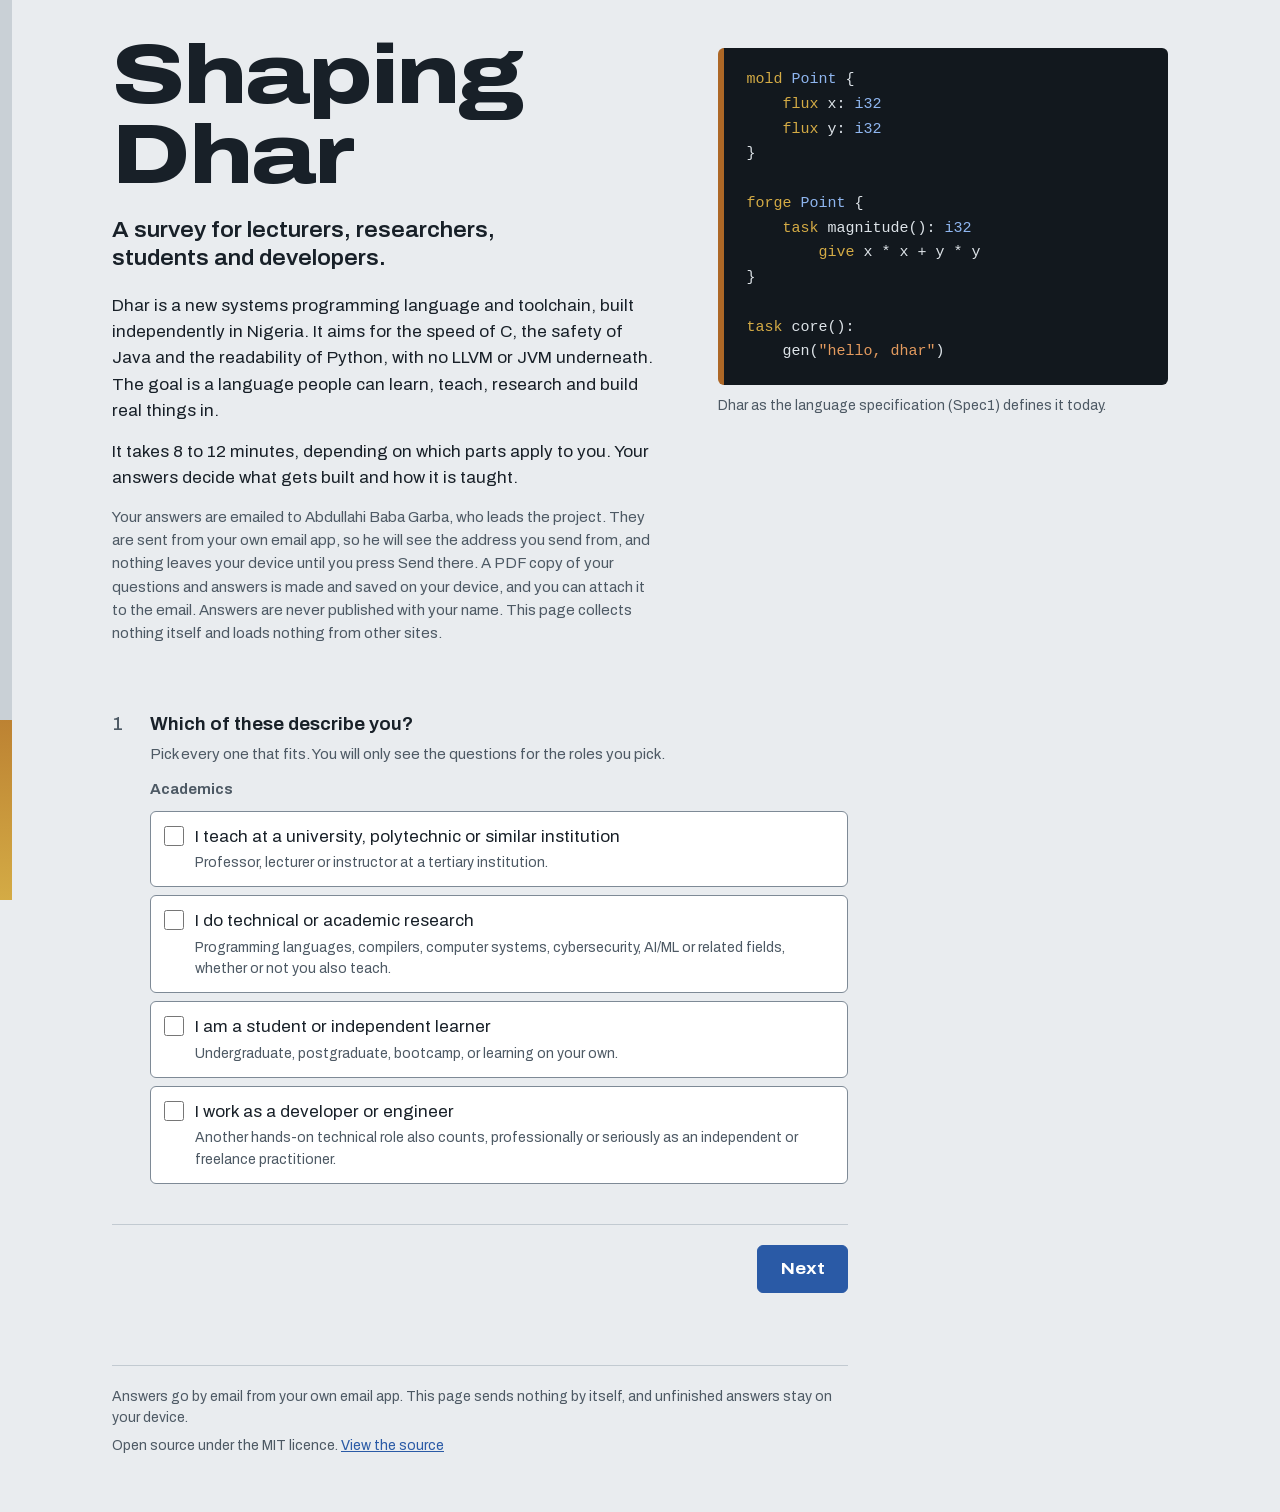
<file: survey/index.html>
<!doctype html>
<html lang="en">
<head>
  <meta charset="utf-8">
  <meta name="viewport" content="width=device-width, initial-scale=1">
  <title>Shaping Dhar survey</title>
  <meta name="description" content="A survey for lecturers, researchers, students and developers about Dhar, a new systems programming language built independently in Nigeria. Takes 8 to 12 minutes.">
  <meta name="color-scheme" content="light dark">
  <meta name="theme-color" content="#e9ecef" media="(prefers-color-scheme: light)">
  <meta name="theme-color" content="#11161b" media="(prefers-color-scheme: dark)">
  <meta property="og:type" content="website">
  <meta property="og:title" content="Shaping Dhar: a survey for lecturers, researchers, students and developers">
  <meta property="og:description" content="Help decide how a new, independently built African systems language is taught and built. 8 to 12 minutes.">
  <link rel="icon" href="data:image/svg+xml,%3Csvg xmlns='http://www.w3.org/2000/svg' viewBox='0 0 32 32'%3E%3Crect width='32' height='32' rx='6' fill='%2312181e'/%3E%3Crect x='7' y='6' width='4' height='20' fill='%23d4ab45'/%3E%3Crect x='14' y='6' width='4' height='20' fill='%23ad6726'/%3E%3Crect x='21' y='6' width='4' height='20' fill='%236c46a5'/%3E%3C/svg%3E">
  <link rel="preload" href="assets/fonts/archivo-subset.woff2" as="font" type="font/woff2" crossorigin>
  <link rel="stylesheet" href="assets/survey.css">
</head>

<body data-step="start">

  <div class="wrap">

    <header class="hero">
      <!-- Progress, drawn as a band of heat-treated steel (see survey.css). It is fixed to the screen edge,
           so where it sits in the markup does not matter; it lives in the header so it belongs to a landmark. -->
      <div class="temper" id="temper" role="progressbar" aria-label="Survey progress" aria-valuemin="1" aria-valuemax="5" aria-valuenow="1"></div>
      <div class="hero-inner">
        <div class="hero-copy">
          <h1 class="title"><span>Shaping</span> <span>Dhar</span></h1>
          <p class="lead">A survey for lecturers, researchers, students and developers.</p>
          <div class="intro">
            <p>Dhar is a new systems programming language and toolchain, built independently in Nigeria. It aims for the speed of C, the safety of Java and the readability of Python, with no LLVM or JVM underneath. The goal is a language people can learn, teach, research and build real things in.</p>
            <p>It takes 8 to 12 minutes, depending on which parts apply to you. Your answers decide what gets built and how it is taught.</p>
            <p class="privacy" id="privacy">Your answers are emailed to Abdullahi Baba Garba, who leads the project. They are sent from your own email app, so he will see the address you send from, and nothing leaves your device until you press Send there. A PDF copy of your questions and answers is made and saved on your device, and you can attach it to the email. Answers are never published with your name. This page collects nothing itself and loads nothing from other sites.</p>
          </div>
          <p class="notice" id="restored" role="status" hidden>Welcome back. Your unfinished answers were restored on this device. <button type="button" class="link" id="restart">Start over</button></p>
        </div>

        <figure class="code">
          <pre><code><span class="k">mold</span> <span class="t">Point</span> {
    <span class="k">flux</span> x: <span class="t">i32</span>
    <span class="k">flux</span> y: <span class="t">i32</span>
}

<span class="k">forge</span> <span class="t">Point</span> {
    <span class="k">task</span> magnitude(): <span class="t">i32</span>
        <span class="k">give</span> x * x + y * y
}

<span class="k">task</span> core():
    gen(<span class="s">"hello, dhar"</span>)</code></pre>
          <figcaption>Dhar as the language specification (Spec1) defines it today.</figcaption>
        </figure>
      </div>
    </header>

    <main id="stage">
      <div id="survey">
        <p class="nojs">This survey needs JavaScript to show the questions that fit your role. Please turn it on, or open this page in a current browser such as Chrome, Firefox, Edge or Safari.</p>
      </div>
    </main>

    <footer class="foot">
      <p id="foot-note">Answers go by email from your own email app. This page sends nothing by itself, and unfinished answers stay on your device.</p>
      <p><span id="licence"></span> <a id="repo" href="#" hidden>View the source</a></p>
    </footer>

  </div>

  <div id="live" class="sr" aria-live="polite"></div>

  <script src="assets/config.js"></script>
  <script src="assets/questions.js"></script>
  <script src="assets/survey.js"></script>
  <script>
    /* Footer text comes from config.js so the repository link lives in one place. */
    (function () {
      var c = window.DHAR_CONFIG || {};
      var l = document.getElementById('licence');
      var r = document.getElementById('repo');
      if (l && c.licenseNote) { l.textContent = c.licenseNote + '.'; }
      if (r && c.repoUrl) { r.href = c.repoUrl; r.hidden = false; }
    })();
  </script>
</body>
</html>
</file>
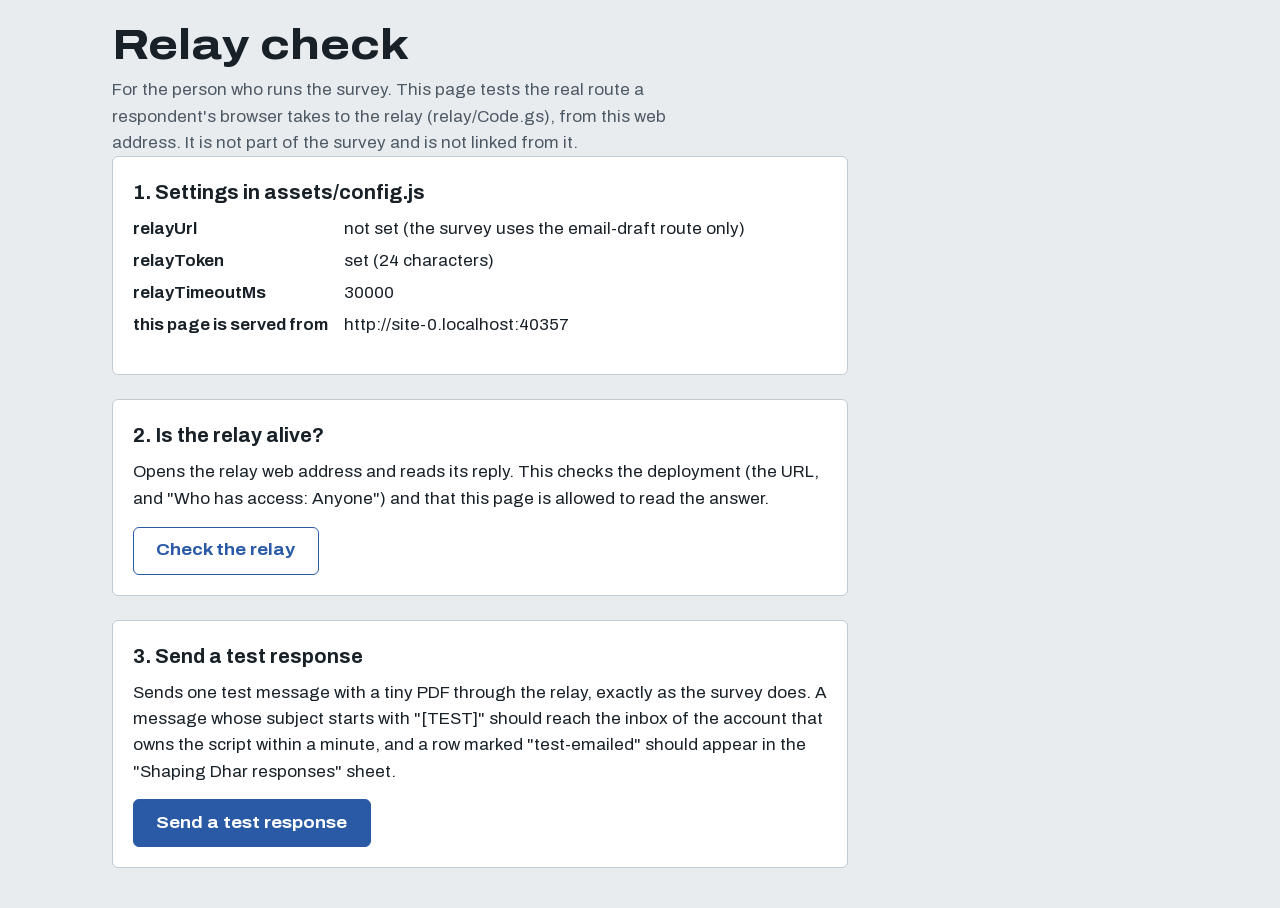
<file: survey/relay-check.html>
<!doctype html>
<html lang="en">
<head>
  <meta charset="utf-8">
  <meta name="viewport" content="width=device-width, initial-scale=1">
  <meta name="robots" content="noindex">
  <title>Relay check - Shaping Dhar survey</title>
  <meta name="color-scheme" content="light dark">
  <link rel="stylesheet" href="assets/survey.css">
  <style>
    #stage { padding-top: 1.5rem; }
    .check-card { margin: 0 0 1.5rem; padding: 1.25rem; background: var(--surface); border: 1px solid var(--line); border-radius: 6px; }
    .check-card h2 { margin: 0 0 0.5rem; font-size: 1.25rem; }
    .check-card p { margin: 0 0 0.9rem; }
    .verdict { margin: 1rem 0 0; padding: 0.75rem 1rem; border-left: 4px solid var(--line); background: var(--surface); }
    .verdict.good { border-left-color: var(--accent); }
    .verdict.bad { border-left-color: var(--danger); }
    .verdict:empty { display: none; }
    pre.raw { margin: 0.75rem 0 0; padding: 0.75rem; overflow: auto; font-size: 0.8125rem; background: var(--surface); border: 1px solid var(--line); border-radius: 4px; white-space: pre-wrap; word-break: break-all; }
    pre.raw:empty { display: none; }
    dl.status { display: grid; grid-template-columns: max-content 1fr; gap: 0.35rem 1rem; margin: 0 0 1rem; }
    dl.status dt { font-weight: 650; }
    dl.status dd { margin: 0; word-break: break-all; }
  </style>
</head>
<body>
  <div class="wrap">
    <main id="stage">
      <h1 class="step-title">Relay check</h1>
      <p class="step-intro">For the person who runs the survey. This page tests the real route a respondent's browser takes to the relay (relay/Code.gs), from this web address. It is not part of the survey and is not linked from it.</p>

      <section class="check-card" aria-labelledby="h-config">
        <h2 id="h-config">1. Settings in assets/config.js</h2>
        <dl class="status" id="config-status"></dl>
      </section>

      <section class="check-card" aria-labelledby="h-ping">
        <h2 id="h-ping">2. Is the relay alive?</h2>
        <p>Opens the relay web address and reads its reply. This checks the deployment (the URL, and "Who has access: Anyone") and that this page is allowed to read the answer.</p>
        <button type="button" class="btn ghost" id="btn-ping">Check the relay</button>
        <p class="verdict" id="ping-verdict" role="status"></p>
        <pre class="raw" id="ping-raw"></pre>
      </section>

      <section class="check-card" aria-labelledby="h-test">
        <h2 id="h-test">3. Send a test response</h2>
        <p>Sends one test message with a tiny PDF through the relay, exactly as the survey does. A message whose subject starts with "[TEST]" should reach the inbox of the account that owns the script within a minute, and a row marked "test-emailed" should appear in the "Shaping Dhar responses" sheet.</p>
        <button type="button" class="btn primary" id="btn-test">Send a test response</button>
        <p class="verdict" id="test-verdict" role="status"></p>
        <pre class="raw" id="test-raw"></pre>
      </section>
    </main>
  </div>

  <script src="assets/config.js"></script>
  <script>
    (function () {
      'use strict';
      var CONFIG = window.DHAR_CONFIG || {};
      var URL_OK = typeof CONFIG.relayUrl === 'string' && /^(https:\/\/|http:\/\/(localhost|127\.0\.0\.1)[:\/])/i.test(CONFIG.relayUrl.trim());
      var RELAY_URL = URL_OK ? CONFIG.relayUrl.trim() : '';

      function $(id) { return document.getElementById(id); }
      function pad2(n) { return (n < 10 ? '0' : '') + n; }

      function row(dl, name, value) {
        var dt = document.createElement('dt'), dd = document.createElement('dd');
        dt.textContent = name;
        dd.textContent = value;
        dl.appendChild(dt);
        dl.appendChild(dd);
      }

      function showConfig() {
        var dl = $('config-status');
        row(dl, 'relayUrl', URL_OK ? RELAY_URL : 'not set (the survey uses the email-draft route only)');
        row(dl, 'relayToken', CONFIG.relayToken ? 'set (' + CONFIG.relayToken.length + ' characters)' : 'empty (the relay must have its token check switched off)');
        row(dl, 'relayTimeoutMs', String(CONFIG.relayTimeoutMs || 30000));
        row(dl, 'this page is served from', window.location.origin === 'null' ? 'a local file' : window.location.origin);
      }

      function verdict(id, kind, text) {
        var el = $(id);
        el.className = 'verdict' + (kind ? ' ' + kind : '');
        el.textContent = text;
      }

      function needUrl(prefix) {
        if (RELAY_URL) { return false; }
        verdict(prefix + '-verdict', 'bad', 'relayUrl is empty in assets/config.js. Paste the web app URL (ending in /exec) there first.');
        return true;
      }

      var CANNOT_READ = 'The browser could not read the relay\'s answer. Usual causes: the URL is wrong or was not copied in full; the deployment is not set to "Execute as: Me" and "Who has access: Anyone"; the web app was not deployed (or not re-deployed as a New version after the code changed); or the network is blocking script.google.com. Open the URL in a new tab: you should see {"ok":true,"service":"shaping-dhar-relay"...}.';

      function ping() {
        if (needUrl('ping')) { return; }
        verdict('ping-verdict', '', 'Checking...');
        $('ping-raw').textContent = '';
        var t0 = Date.now();
        window.fetch(RELAY_URL, { method: 'GET', redirect: 'follow', credentials: 'omit', cache: 'no-store', referrerPolicy: 'no-referrer' })
          .then(function (res) { return res.text().then(function (text) { return { status: res.status, text: text }; }); })
          .then(function (r) {
            $('ping-raw').textContent = 'HTTP ' + r.status + '\n' + r.text.slice(0, 600);
            var data = null;
            try { data = JSON.parse(r.text); } catch (e) { data = null; }
            var ms = Date.now() - t0;
            if (data && data.service === 'shaping-dhar-relay') {
              verdict('ping-verdict', 'good', 'The relay is alive and this page can read its answer (' + ms + ' ms). Relay version ' + data.version + ', protocol ' + data.protocol + '.');
            } else {
              verdict('ping-verdict', 'bad', 'Something answered, but it is not the relay. Check that relayUrl is the web app URL of this script.');
            }
          }, function () { verdict('ping-verdict', 'bad', CANNOT_READ); });
      }

      function randomId(n) {
        var chars = 'abcdefghijklmnopqrstuvwxyz0123456789', out = '', buf = new Uint8Array(n), i;
        (window.crypto || window.msCrypto).getRandomValues(buf);
        for (i = 0; i < n; i++) { out += chars.charAt(buf[i] % 36); }
        return out;
      }

      function newId(d) {
        return 'dhar-' + d.getFullYear() + pad2(d.getMonth() + 1) + pad2(d.getDate()) + '-' + pad2(d.getHours()) + pad2(d.getMinutes()) + pad2(d.getSeconds()) + '-' + randomId(6);
      }

      /* A valid one-page PDF with correct byte offsets. */
      function tinyPdfBase64() {
        var objects = [
          '<< /Type /Catalog /Pages 2 0 R >>',
          '<< /Type /Pages /Kids [3 0 R] /Count 1 >>',
          '<< /Type /Page /Parent 2 0 R /MediaBox [0 0 300 120] /Contents 4 0 R /Resources << /Font << /F1 5 0 R >> >> >>',
          null,
          '<< /Type /Font /Subtype /Type1 /BaseFont /Helvetica >>'
        ];
        var stream = 'BT /F1 14 Tf 20 60 Td (Shaping Dhar relay check) Tj ET';
        objects[3] = '<< /Length ' + stream.length + ' >>\nstream\n' + stream + '\nendstream';
        var out = '%PDF-1.4\n', offsets = [], i;
        for (i = 0; i < objects.length; i++) { offsets.push(out.length); out += (i + 1) + ' 0 obj\n' + objects[i] + '\nendobj\n'; }
        var xref = out.length;
        out += 'xref\n0 ' + (objects.length + 1) + '\n0000000000 65535 f \n';
        for (i = 0; i < offsets.length; i++) { out += ('0000000000' + offsets[i]).slice(-10) + ' 00000 n \n'; }
        out += 'trailer\n<< /Size ' + (objects.length + 1) + ' /Root 1 0 R >>\nstartxref\n' + xref + '\n%%EOF\n';
        return window.btoa(out);
      }

      var EXPLAIN = {
        forbidden: 'The relay refused the token. relayToken in assets/config.js must equal CONFIG.TOKEN in the script, and the new version must be deployed.',
        'bad-request': 'The relay did not understand the request. The script and the page may be at different versions: re-deploy the script from relay/Code.gs.',
        quota: 'Google\'s daily mail limit is used up, or nearly. Try again tomorrow.',
        'too-many': 'The hourly limit was reached.',
        busy: 'The relay was busy. Try again.',
        server: 'The relay hit an error. In the script editor, open Executions to see the error message.'
      };

      function sendTest() {
        if (needUrl('test')) { return; }
        var btn = $('btn-test');
        btn.disabled = true;
        verdict('test-verdict', '', 'Sending...');
        $('test-raw').textContent = '';
        var id = newId(new Date()), t0 = Date.now();
        var body = JSON.stringify({
          v: 1, token: CONFIG.relayToken || '', id: id, test: true,
          subject: 'Shaping Dhar survey response: relay check',
          text: 'SHAPING DHAR SURVEY RESPONSE\nSurvey version: relay-check\nRoles: none\nResponse ID: ' + id + '\n\n== END OF RESPONSE ==',
          replyTo: '',
          pdf: { name: 'shaping-dhar-relay-check.pdf', data: tinyPdfBase64() }
        });
        window.fetch(RELAY_URL, {
          method: 'POST', headers: { 'Content-Type': 'text/plain;charset=utf-8' }, body: body,
          redirect: 'follow', credentials: 'omit', cache: 'no-store', referrerPolicy: 'no-referrer'
        }).then(function (res) { return res.text().then(function (text) { return { status: res.status, text: text }; }); })
          .then(function (r) {
            $('test-raw').textContent = 'HTTP ' + r.status + '\n' + r.text.slice(0, 600);
            var data = null;
            try { data = JSON.parse(r.text); } catch (e) { data = null; }
            var ms = Date.now() - t0;
            if (data && data.ok === true) {
              verdict('test-verdict', 'good', 'Accepted in ' + ms + ' ms. Look in the inbox of the account that owns the script for a message starting "[TEST] Shaping Dhar survey response" with a PDF attached (check Spam once, and create the Gmail filter from relay/SETUP.md so real responses never land there).' + (data.attached === false ? ' The PDF was not attached: ' + (data.note || 'unknown reason') + '.' : '') +
                (data.logged === true ? ' A row marked "test-emailed" was added to the log sheet.' : (data.logged === false ? ' The log sheet was NOT written: open Executions in the script editor to see why.' : '')));
            } else if (data) {
              verdict('test-verdict', 'bad', 'The relay answered but said no: ' + (data.code || 'unknown') + '. ' + (EXPLAIN[data.code] || data.message || ''));
            } else {
              verdict('test-verdict', 'bad', 'The relay answered with something that is not JSON (HTTP ' + r.status + '). It is probably a Google sign-in or error page: set "Who has access" to Anyone and deploy a New version.');
            }
          }, function () { verdict('test-verdict', 'bad', CANNOT_READ); })
          .then(function () { btn.disabled = false; });
      }

      showConfig();
      $('btn-ping').addEventListener('click', ping);
      $('btn-test').addEventListener('click', sendTest);
    })();
  </script>
</body>
</html>
</file>
<file: assets/site.css>
/*
 * site.css - the Dhar website.
 *
 * DESIGN RULES (from the project owner; they are not up for change)
 *   1. COLOUR. The Dhar design system v1.0 palette is fixed and final: six colours, and no others.
 *      Every other tone in this file is one of the six mixed with another of the six, or at an
 *      opacity. tests/run_tests.py fails if a stray hex colour appears anywhere in the site.
 *   2. TYPE. The typefaces of the brand images: Saira (the banner's tagline face) for everything
 *      that is read, JetBrains Mono (the code window in the brand images) for code and data.
 *   3. SHAPE. The logo is cut, not drawn: straight edges and 45-degree chamfers. Panels, buttons and
 *      markers use the same chamfer (--cut). There are no rounded corners on the page.
 *   4. ONE LOOK. Dark, on Forge Black. The palette defines no light ground for Dhar, so there is no
 *      light theme.
 *
 * Fonts are loaded from ./fonts relative to this file (tools/bundle.py rewrites them to data: URIs
 * for the single-file build).
 */

/* ---------------------------------------------------------------------------------------------
   1. Fonts
   --------------------------------------------------------------------------------------------- */
@font-face {
  font-family: "Saira";
  src: url("fonts/saira-latin-wdth-normal.woff2") format("woff2");
  font-weight: 100 900;
  font-stretch: 50% 125%;
  font-style: normal;
  font-display: swap;
}
@font-face {
  font-family: "JetBrains Mono";
  src: url("fonts/jetbrains-mono-latin-wght-normal.woff2") format("woff2");
  font-weight: 100 800;
  font-style: normal;
  font-display: swap;
}
/* One Arabic word on the page (the name's origin). Subset of Noto Naskh Arabic Bold. */
@font-face {
  font-family: "Noto Naskh Arabic";
  src: url("fonts/noto-naskh-arabic-arabic-700-normal.woff2") format("woff2");
  font-weight: 700;
  font-style: normal;
  font-display: swap;
}

/* ---------------------------------------------------------------------------------------------
   2. Tokens
   --------------------------------------------------------------------------------------------- */
:root {
  color-scheme: dark;

  /* The palette. Fixed and final. */
  --forge:  #0B0B0D;   /* Forge Black    depth, strength, foundation */
  --ember:  #FF5C00;   /* Molten Ember   energy, intensity, drive    */
  --steel:  #4B5563;   /* Tempered Steel stability, resilience, trust */
  --cyan:   #22D3EE;   /* Precision Cyan clarity, accuracy, focus    */
  --copper: #C2410C;   /* Hot Copper     heat, performance, craft    */
  --ash:    #F3F4F6;   /* Ash            balance, refinement, purpose */

  /* Roles. Each is a palette colour, or a mix of two. */
  --bg:        var(--forge);
  --panel:     color-mix(in srgb, var(--ash) 5%, var(--forge));
  --panel-hi:  color-mix(in srgb, var(--ash) 9%, var(--forge));
  --hair:      color-mix(in srgb, var(--steel) 50%, transparent);   /* hairline rules */
  --line:      color-mix(in srgb, var(--steel) 85%, var(--forge));  /* panel outlines */
  --fg:        var(--ash);                                          /* headings, code */
  --fg-2:      color-mix(in srgb, var(--ash) 76%, var(--forge));    /* running text */
  --fg-3:      color-mix(in srgb, var(--ash) 58%, var(--forge));    /* captions, comments */
  --heat:      linear-gradient(90deg, var(--ember), var(--copper)); /* "molten" fills */
  --focus:     var(--cyan);

  /* The logo files read these (see the inline sprite in index.html). */
  --logo-ink: var(--ash);
  --logo-ember: var(--ember);
  --logo-tag: var(--ash);
  --logo-tag-opacity: .72;

  /* Type */
  --sans: "Saira", "Segoe UI", system-ui, -apple-system, "Helvetica Neue", Arial, sans-serif;
  --mono: "JetBrains Mono", ui-monospace, "SF Mono", Menlo, Consolas, "Liberation Mono", monospace;
  --arabic: "Noto Naskh Arabic", "Geeza Pro", "Segoe UI", serif;

  /* Shape and rhythm */
  --cut: 16px;                      /* the chamfer */
  --measure: 62ch;                  /* longest comfortable line */
  --wrap: 72.5rem;                  /* page width */
  --gap: clamp(1rem, 2.4vw, 2rem);
}

/* ---------------------------------------------------------------------------------------------
   3. Base
   --------------------------------------------------------------------------------------------- */
*, *::before, *::after { box-sizing: border-box; }

html { -webkit-text-size-adjust: 100%; scroll-behavior: smooth; scroll-padding-top: 5rem; }

body {
  margin: 0;
  background: var(--bg);
  color: var(--fg-2);
  font-family: var(--sans);
  font-size: 1.0625rem;
  line-height: 1.62;
  font-weight: 400;
  font-stretch: 100%;
  text-rendering: optimizeLegibility;
  -webkit-font-smoothing: antialiased;
}

/* Safe-area band above the sticky header on phones with a notch. */
body::before {
  content: "";
  position: fixed; inset: 0 0 auto; z-index: 40;
  height: env(safe-area-inset-top, 0px);
  background: var(--bg);
}

img, svg { max-width: 100%; }
h1, h2, h3, h4 { color: var(--fg); margin: 0; text-wrap: balance; }
p { margin: 0 0 1em; text-wrap: pretty; }
a { color: var(--cyan); text-underline-offset: .22em; text-decoration-thickness: 1px; }
a:hover { text-decoration-thickness: 2px; }
strong { color: var(--fg); font-weight: 600; }
code, kbd, samp { font-family: var(--mono); font-size: .88em; }
:focus-visible { outline: 2px solid var(--focus); outline-offset: 3px; }
::selection { background: var(--ember); color: var(--forge); }

.wrap {
  width: 100%;
  max-width: var(--wrap);
  margin-inline: auto;
  padding-left: max(16px, env(safe-area-inset-left, 0px));
  padding-right: max(16px, env(safe-area-inset-right, 0px));
}

.sr-only {
  position: absolute; width: 1px; height: 1px; margin: -1px; padding: 0;
  overflow: hidden; clip: rect(0 0 0 0); white-space: nowrap; border: 0;
}
.skip {
  position: absolute; left: 1rem; top: -4rem; z-index: 100;
  padding: .6rem 1rem; background: var(--ember); color: var(--forge); font-weight: 600;
}
.skip:focus { top: calc(env(safe-area-inset-top, 0px) + .5rem); }

/* The chamfer, as a reusable cut. A hairline is drawn along the cut so the outline stays closed. */
.cut {
  position: relative;
  clip-path: polygon(0 0, calc(100% - var(--cut)) 0, 100% var(--cut), 100% 100%, 0 100%);
}
.cut::after {
  content: ""; position: absolute; top: 0; right: 0; width: var(--cut); height: var(--cut);
  pointer-events: none;
  background: linear-gradient(to top right, transparent calc(50% - 1px), var(--line) calc(50% - 1px),
              var(--line) calc(50% + .5px), transparent calc(50% + .5px));
}

/* ---------------------------------------------------------------------------------------------
   4. Header
   --------------------------------------------------------------------------------------------- */
.bar {
  position: sticky; top: env(safe-area-inset-top, 0px); z-index: 30;
  background: color-mix(in srgb, var(--forge) 88%, transparent);
  -webkit-backdrop-filter: blur(10px); backdrop-filter: blur(10px);
  border-bottom: 1px solid var(--hair);
}
.bar .wrap { display: flex; flex-wrap: wrap; align-items: center; gap: .25rem 1.75rem; min-height: 3.5rem; }
.brand { display: inline-flex; align-items: center; padding: .5rem 0; }
.brand svg { display: block; height: 1.3rem; width: auto; }
.bar nav { display: flex; flex-wrap: wrap; gap: .1rem 1.4rem; margin-left: auto; }
.bar nav a {
  color: var(--fg-2); text-decoration: none; padding: .55rem 0;
  font-size: .95rem; font-weight: 500; font-stretch: 108%;
  border-bottom: 2px solid transparent;
}
.bar nav a:hover { color: var(--fg); border-bottom-color: var(--ember); }
.bar nav a[aria-current="true"] { color: var(--fg); border-bottom-color: var(--ember); }

/* ---------------------------------------------------------------------------------------------
   5. Buttons and chips
   --------------------------------------------------------------------------------------------- */
.btn {
  --cut: 11px;
  display: inline-flex; align-items: center; justify-content: center; gap: .5rem;
  padding: .8rem 1.35rem; min-height: 2.9rem;
  font: 600 1rem/1.2 var(--sans); font-stretch: 112%;
  color: var(--fg); background: transparent; border: 1px solid var(--steel);
  text-decoration: none; cursor: pointer;
  clip-path: polygon(0 0, calc(100% - var(--cut)) 0, 100% var(--cut), 100% 100%, 0 100%);
  transition: border-color .15s, background-color .15s, color .15s;
}
.btn:hover { border-color: var(--cyan); color: var(--fg); text-decoration: none; }
.btn.primary { background: var(--ember); border-color: var(--ember); color: var(--forge); }
.btn.primary:hover { background: var(--ash); border-color: var(--ash); color: var(--forge); }
.btn.quiet { border-color: transparent; color: var(--cyan); padding-inline: .25rem; clip-path: none; }
.btn.quiet:hover { border-color: transparent; text-decoration: underline; }
.btn[aria-pressed="true"] { background: var(--panel-hi); border-color: var(--ember); }

/* Status chips. State is carried by the shape of the marker AND the word, not by colour alone. */
.chip {
  display: inline-flex; align-items: center; gap: .55rem;
  font: 500 .8rem/1 var(--mono); letter-spacing: .02em; white-space: nowrap; color: var(--fg);
}
.chip::before {
  content: ""; width: .8rem; height: .8rem; flex: none;
  clip-path: polygon(0 0, 65% 0, 100% 35%, 100% 100%, 0 100%);
  background: var(--steel);
}
.chip.works::before   { background: var(--cyan); }
.chip.partly::before  { background: linear-gradient(90deg, var(--ember) 50%, color-mix(in srgb, var(--ember) 28%, var(--forge)) 50%); }
.chip.designed::before { background: transparent; border: 0; box-shadow: inset 0 0 0 1.5px var(--fg-3); }
.chip.notyet::before  { background: repeating-linear-gradient(135deg, var(--steel) 0 2px, transparent 2px 4px); }

/* ---------------------------------------------------------------------------------------------
   6. Hero (always on Forge Black; the foundry art blends into it)
   --------------------------------------------------------------------------------------------- */
.hero { position: relative; isolation: isolate; overflow: hidden; padding-block: clamp(2rem, 5vw, 4.5rem) clamp(3rem, 6vw, 5rem); }
.hero-glow {
  position: absolute; inset: 0; z-index: -2; pointer-events: none;
  background:
    radial-gradient(34rem 28rem at 15% 66%, color-mix(in srgb, var(--ember) 20%, transparent), transparent 70%),
    radial-gradient(40rem 24rem at 92% 6%, color-mix(in srgb, var(--copper) 14%, transparent), transparent 70%);
  animation: breathe 7s ease-in-out infinite alternate;
}
@keyframes breathe { from { opacity: .7; } to { opacity: 1; } }

.hero-grid { position: relative; display: grid; grid-template-columns: minmax(0, .82fr) minmax(0, 2.18fr); gap: var(--gap); align-items: center; }
.hero-art { position: relative; align-self: stretch; min-height: 22rem; margin-left: calc(-1 * clamp(0px, 4vw, 4rem)); z-index: -1; }
.hero-art img {
  position: absolute; inset: 0; width: 100%; height: 100%;
  object-fit: cover; object-position: 38% 52%;
  mix-blend-mode: screen;                             /* the photo's near-black melts into Forge Black */
  -webkit-mask-image: linear-gradient(to right, transparent, #000 14%, #000 66%, transparent),
                      linear-gradient(to bottom, transparent, #000 10%, #000 86%, transparent);
  mask-image: linear-gradient(to right, transparent, #000 14%, #000 66%, transparent),
              linear-gradient(to bottom, transparent, #000 10%, #000 86%, transparent);
  -webkit-mask-composite: source-in; mask-composite: intersect;
}
.hero-circuit { position: absolute; top: 0; right: 0; width: min(46vw, 34rem); height: auto; z-index: -1; opacity: .9; pointer-events: none;
  -webkit-mask-image: linear-gradient(to left, #000 30%, transparent); mask-image: linear-gradient(to left, #000 30%, transparent); }
.hero-circuit path { fill: none; stroke-width: 1.25; vector-effect: non-scaling-stroke; }
.hero-circuit .ln-e { stroke: var(--ember); stroke-opacity: .55; }
.hero-circuit .ln-c { stroke: var(--copper); stroke-opacity: .5; }
.hero-circuit .ln-s { stroke: var(--steel); stroke-opacity: .6; }
.hero-circuit circle { fill: var(--ember); fill-opacity: .8; }

.hero-logo { margin: 0 0 1.75rem; line-height: 0; }
.hero-logo svg { display: block; width: 100%; height: auto; overflow: visible; }
.lede { font-size: clamp(1.1rem, 1rem + .5vw, 1.35rem); line-height: 1.5; color: var(--fg); max-width: 38rem; font-weight: 400; }
.lede strong { color: var(--ember); font-weight: 600; }
.cta { display: flex; flex-wrap: wrap; gap: .75rem 1rem; margin: 1.6rem 0 1.4rem; align-items: center; }
.facts { margin: 0; font: 400 .8rem/1.7 var(--mono); color: var(--fg-3); max-width: 44rem; }
.facts b { color: var(--fg-2); font-weight: 500; }

/* ---------------------------------------------------------------------------------------------
   7. Sections
   --------------------------------------------------------------------------------------------- */
.sec { padding-block: clamp(3.5rem, 7vw, 6rem); border-top: 1px solid var(--hair); }
.sec-head { max-width: 48rem; margin-bottom: clamp(1.75rem, 4vw, 3rem); }
.sec-head h2 {
  font-size: clamp(1.8rem, 1.2rem + 2.6vw, 3rem); line-height: 1.06; font-weight: 700; font-stretch: 125%;
  margin-bottom: 1rem; letter-spacing: -.005em;
}
.sec-head p { font-size: 1.08rem; max-width: var(--measure); }
.note { font-size: .9rem; color: var(--fg-3); max-width: 60rem; }
.note a { color: var(--cyan); }

/* ---- 7a. Status board ---- */
.filters { display: flex; flex-wrap: wrap; gap: .5rem; margin: 0 0 1.25rem; }
.filters .btn { --cut: 8px; min-height: 2.4rem; padding: .45rem .9rem; font-size: .88rem; font-stretch: 100%; font-weight: 500; }
.filters .count { font: 400 .8rem var(--mono); color: var(--fg-3); margin-left: .35rem; }
.board { list-style: none; margin: 0; padding: 0; border-top: 1px solid var(--hair); }
.board li { display: grid; grid-template-columns: 8.5rem minmax(0, 1fr); gap: .5rem 1.5rem; padding: 1.2rem 0; border-bottom: 1px solid var(--hair); }
.board li[hidden] { display: none; }
.board h3 { font-size: 1.15rem; font-weight: 650; font-stretch: 112%; margin-bottom: .3rem; }
.board p { margin: 0; max-width: var(--measure); }
.board .chip { padding-top: .35rem; }
.board code { color: var(--fg); }
.stamp { margin: 1.25rem 0 0; font: 400 .8rem/1.6 var(--mono); color: var(--fg-3); }

/* ---- 7b. The language ---- */
.tabs { display: flex; flex-wrap: wrap; gap: .25rem 1.5rem; margin: 0 0 1.5rem; border-bottom: 1px solid var(--hair); }
.tabs [role="tab"] {
  appearance: none; background: none; border: 0; border-bottom: 3px solid transparent; margin-bottom: -1px;
  padding: .65rem .1rem; cursor: pointer; color: var(--fg-2);
  font: 600 1rem/1.2 var(--sans); font-stretch: 112%;
}
.tabs [role="tab"]:hover { color: var(--fg); }
.tabs [role="tab"][aria-selected="true"] { color: var(--fg); border-bottom-color: var(--ember); }
.tab-panel { display: grid; grid-template-columns: minmax(0, 1.12fr) minmax(0, 1fr); gap: var(--gap); align-items: start; }
.tab-panel[hidden] { display: none; }
.tab-intro { grid-column: 1 / -1; margin: 0; max-width: var(--measure); }

.win, .run { background: var(--panel); border: 1px solid var(--line); --cut: 20px; min-width: 0; }
.win-bar {
  display: flex; align-items: center; gap: .85rem; padding: .55rem .9rem .55rem 1rem;
  border-bottom: 1px solid var(--hair); font: 400 .8rem var(--mono); color: var(--fg-3);
}
.win-bar .dots { display: inline-flex; gap: .4rem; }
.win-bar .dots i { width: .6rem; height: .6rem; background: var(--steel); clip-path: polygon(0 0, 60% 0, 100% 40%, 100% 100%, 0 100%); }
.win-bar .fname { color: var(--fg-2); }
.win-bar .copy { margin-left: auto; margin-right: calc(var(--cut) - .4rem); font: 500 .78rem var(--mono); color: var(--cyan); background: none; border: 0; padding: .3rem .5rem; cursor: pointer; }
.win-bar .copy:hover { text-decoration: underline; }
pre { margin: 0; overflow-x: auto; tab-size: 4; }
.win pre { padding: 1.1rem 1.25rem 1.3rem; font: 400 .92rem/1.78 var(--mono); color: var(--fg); }
.win pre code { font: inherit; }
.k { color: var(--ember); font-weight: 500; }   /* structure and flow: task lock flux when span ... */
.t { color: var(--cyan); }                      /* data and machine: types, sys, peek ... */
.s { color: var(--fg); }                        /* strings */
.n { color: var(--fg); }                        /* numbers */
.c { color: var(--fg-3); }                      /* comments */
.p { color: var(--fg-2); }                      /* punctuation */

.run-head { padding: .55rem 1rem; border-bottom: 1px solid var(--hair); font: 400 .8rem var(--mono); color: var(--fg-3); }
.run pre { padding: .9rem 1.1rem; font: 400 .84rem/1.75 var(--mono); color: var(--fg-2); }
.run .term .pr { color: var(--ember); user-select: none; }
.run .term .cm { color: var(--fg-3); }
.run .out { border-top: 1px solid var(--hair); color: var(--fg); background: color-mix(in srgb, var(--forge) 60%, var(--panel)); }
.run .out.err { color: var(--ember); }
.run-meta { display: flex; flex-wrap: wrap; gap: .4rem 2rem; margin: 0; padding: .8rem 1.1rem; border-top: 1px solid var(--hair); font: 400 .8rem var(--mono); }
.run-meta div { display: flex; gap: .6rem; }
.run-meta dt { color: var(--fg-3); }
.run-meta dd { margin: 0; color: var(--fg); }

.vocab { margin-top: clamp(2.5rem, 6vw, 4rem); }
.vocab h3 { font-size: 1.4rem; font-stretch: 118%; font-weight: 700; margin-bottom: 1rem; }
.table-wrap { overflow-x: auto; border-top: 1px solid var(--hair); }
table { width: 100%; border-collapse: collapse; font-size: .98rem; }
th, td { text-align: left; vertical-align: top; padding: .75rem 1rem .75rem 0; border-bottom: 1px solid var(--hair); }
th { font: 500 .78rem var(--mono); color: var(--fg-3); letter-spacing: .02em; }
td:first-child { white-space: nowrap; }
td code { color: var(--fg); }
td .k { font-family: var(--mono); font-size: .9em; }
.later { margin: 1.1rem 0 0; max-width: 62rem; }
.later code { color: var(--fg); }

/* ---- 7c. Pipeline ---- */
.rail { list-style: none; margin: 0; padding: 0; }
.rail li { position: relative; display: grid; grid-template-columns: 2.6rem minmax(0, 1fr); gap: 0 1.25rem; padding-bottom: 2rem; }
.rail li:last-child { padding-bottom: 0; }
.rail li::before { content: ""; position: absolute; left: 1.3rem; top: 2.6rem; bottom: 0; width: 1px; background: var(--line); }
.rail li:last-child::before { display: none; }
.node {
  display: grid; place-items: center; width: 2.6rem; height: 2.6rem;
  font: 600 1rem var(--mono); color: var(--fg); background: var(--panel-hi); border: 0;
  clip-path: polygon(0 0, 68% 0, 100% 32%, 100% 100%, 0 100%);
}
.rail .works .node { background: var(--cyan); color: var(--forge); }
.rail .partly .node { background: var(--ember); color: var(--forge); }
.rail h3 { font-size: 1.2rem; font-stretch: 112%; font-weight: 650; display: flex; flex-wrap: wrap; align-items: center; gap: .4rem 1rem; margin-bottom: .35rem; }
.rail p { margin: 0; max-width: var(--measure); }

.target { margin-top: clamp(2.5rem, 6vw, 4rem); }
.target h3 { font-size: 1.4rem; font-stretch: 118%; font-weight: 700; margin-bottom: .6rem; }
.flow { list-style: none; margin: 1.5rem 0 1rem; padding: 0; display: flex; flex-wrap: wrap; gap: .6rem 2rem; align-items: center; }
.flow > li { position: relative; padding: .7rem 1rem; background: var(--panel); border: 1px solid var(--line); font: 500 .9rem var(--mono); color: var(--fg);
  }
.flow > li:not(:last-child)::after {
  content: ""; position: absolute; top: 50%; right: -1.45rem; width: .9rem; height: 1px; background: var(--steel);
}
.flow > li:not(:last-child)::before {
  content: ""; position: absolute; top: calc(50% - 3px); right: -1.5rem; width: 6px; height: 6px; border-top: 1px solid var(--steel); border-right: 1px solid var(--steel); transform: rotate(45deg);
}
.backends { list-style: none; margin: 0; padding: 0; display: grid; gap: .45rem; }
.backends li { display: flex; align-items: center; gap: .8rem; font: 400 .85rem var(--mono); color: var(--fg-2); }
.flow > li.ends { padding: .7rem 1rem; }

/* ---- 7d. Speed ---- */
.seg { display: inline-flex; gap: 0; margin: 0 0 1.25rem; }
.seg .btn { --cut: 0px; clip-path: none; min-height: 2.4rem; padding: .45rem 1.1rem; font-size: .9rem; font-stretch: 100%; font-weight: 500; }
.seg .btn + .btn { margin-left: -1px; }
.seg .btn[aria-pressed="true"] { background: var(--ember); color: var(--forge); border-color: var(--ember); z-index: 1; }
.bench { display: grid; gap: 2.25rem; grid-template-columns: minmax(0, 1.5fr) minmax(0, 1fr); align-items: start; }
.chart { margin: 0; }
.group-label { font: 500 .78rem var(--mono); color: var(--fg-3); margin: 1.1rem 0 .4rem; }
.group-label:first-child { margin-top: 0; }
.bars { list-style: none; margin: 0; padding: 0; position: relative; }
.bar-row { display: grid; grid-template-columns: 9.5rem minmax(0, 1fr); align-items: center; gap: .9rem; padding: .28rem 0; }
.bar-name { font-size: .92rem; color: var(--fg-2); text-align: right; }
.bar-track { position: relative; height: 1.5rem; }
.bar-fill {
  position: absolute; left: 0; top: 0; bottom: 0; width: var(--w, 0%); background: var(--steel);
  clip-path: polygon(0 0, calc(100% - 7px) 0, 100% 7px, 100% 100%, 0 100%);
  transition: width .45s cubic-bezier(.3, .8, .3, 1);
}
.bar-val { position: absolute; left: calc(var(--w, 0%) + .5rem); top: 50%; transform: translateY(-50%); font: 500 .8rem var(--mono); color: var(--fg); white-space: nowrap; transition: left .45s cubic-bezier(.3, .8, .3, 1); }
.bar-row.us .bar-fill { background: var(--heat); }
.bar-row.us .bar-name { color: var(--fg); font-weight: 650; }
.axis { display: grid; grid-template-columns: 9.5rem minmax(0, 1fr); gap: .9rem; margin-top: .6rem; }
.axis-line { position: relative; height: 1.4rem; border-top: 1px solid var(--line); }
.axis-line span { white-space: nowrap; position: absolute; top: .3rem; transform: translateX(-50%); font: 400 .75rem var(--mono); color: var(--fg-3); }
.axis-line span:last-of-type { transform: translateX(-100%); }
.axis-line i { position: absolute; top: -4px; width: 1px; height: 7px; background: var(--steel); }
.verdict { margin: 0 0 1rem; font-size: 1.15rem; color: var(--fg); max-width: 34rem; line-height: 1.45; }
.verdict b { color: var(--ember); font-weight: 650; }
.fine { list-style: none; margin: 0; padding: 0; display: grid; gap: .8rem; font-size: .95rem; }
.fine li { padding-left: 1.1rem; position: relative; }
.fine li::before { content: ""; position: absolute; left: 0; top: .6em; width: .5rem; height: 1px; background: var(--ember); }
details.raw { margin-top: 1.75rem; }
details.raw summary { cursor: pointer; color: var(--cyan); font-weight: 500; }
details.raw table { margin-top: .75rem; font-size: .9rem; }
details.raw td, details.raw th { padding-right: 1.5rem; }
details.raw td.num, details.raw th.num { text-align: right; font-family: var(--mono); }

/* ---- 7e. The name ---- */
.name-grid { display: grid; grid-template-columns: minmax(0, .8fr) minmax(0, 1.4fr); gap: clamp(1.5rem, 5vw, 4rem); align-items: center; }
.glyph-card { padding: clamp(1.5rem, 4vw, 2.5rem); background: var(--panel); border: 1px solid var(--line); --cut: 28px; text-align: center; }
.ar { font: 700 clamp(5rem, 4rem + 6vw, 9rem)/1.1 var(--arabic); color: var(--fg); direction: rtl; margin: 0; }
.tr { font: 500 1rem var(--mono); color: var(--ember); margin: .25rem 0 0; }
.gloss { font: 400 .85rem var(--mono); color: var(--fg-3); margin: .5rem 0 0; }
.name-text p { max-width: var(--measure); }
.name-text .credit { margin-top: 1.5rem; padding-top: 1rem; border-top: 1px solid var(--hair); color: var(--fg-3); font-size: .95rem; }

/* ---- 7f. Survey ---- */
.call { padding: clamp(1.5rem, 4vw, 3rem); background: var(--panel); border: 1px solid var(--line); --cut: 34px; display: grid; grid-template-columns: minmax(0, 1.5fr) auto; gap: 1.5rem 3rem; align-items: center; }
.call h2 { font-size: clamp(1.6rem, 1.1rem + 2vw, 2.4rem); font-weight: 700; font-stretch: 125%; line-height: 1.1; margin-bottom: .8rem; }
.call p { max-width: var(--measure); margin-bottom: 0; }
.call .btn { white-space: nowrap; }

/* ---------------------------------------------------------------------------------------------
   8. Footer
   --------------------------------------------------------------------------------------------- */
.foot { border-top: 1px solid var(--hair); padding-block: 2.5rem calc(2.5rem + env(safe-area-inset-bottom, 0px)); font-size: .92rem; }
.foot .wrap { display: grid; grid-template-columns: minmax(0, 1fr) auto; gap: 1.5rem 3rem; align-items: start; }
.foot svg.mark { display: block; width: min(15rem, 100%); height: auto; }
.foot ul { list-style: none; margin: 0; padding: 0; display: grid; gap: .45rem; }
.foot .small { margin: 1rem 0 0; color: var(--fg-3); max-width: 40rem; }

/* ---------------------------------------------------------------------------------------------
   9. Small screens
   --------------------------------------------------------------------------------------------- */
@media (max-width: 62rem) {
  .tab-panel { grid-template-columns: minmax(0, 1fr); }
  .bench { grid-template-columns: minmax(0, 1fr); }
  .name-grid { grid-template-columns: minmax(0, 1fr); }
}
@media (max-width: 52rem) {
  .hero-grid { grid-template-columns: minmax(0, 1fr); }
  .hero-art { order: -1; min-height: 15rem; margin: 0 calc(-1 * max(16px, env(safe-area-inset-left, 0px))); margin-bottom: -2.5rem; }
  .hero-art img { object-position: 32% 48%; }
  .hero-circuit { width: 80vw; opacity: .6; }
  .bar .wrap { padding-block: .35rem; }
  .bar nav { margin-left: 0; width: 100%; gap: 0 1.1rem; }
  .bar nav a { padding: .4rem 0; font-size: .9rem; }
  .call { grid-template-columns: minmax(0, 1fr); }
  .foot .wrap { grid-template-columns: minmax(0, 1fr); }
}
@media (max-width: 40rem) {
  .board li { grid-template-columns: minmax(0, 1fr); gap: .15rem; }
  .board .chip { padding-top: 0; margin-bottom: .2rem; }
  .bar-row, .axis { grid-template-columns: 6.8rem minmax(0, 1fr); gap: .6rem; }
  .bar-name { font-size: .82rem; }
  .flow { flex-direction: column; gap: 1.5rem; }
  .flow > li:not(:last-child)::after { top: auto; bottom: -1.45rem; right: auto; left: 1.2rem; width: 1px; height: .9rem; }
  .flow > li:not(:last-child)::before { top: auto; bottom: -1.5rem; right: auto; left: calc(1.2rem - 2.5px); transform: rotate(135deg); }
}

@media (prefers-reduced-motion: reduce) {
  html { scroll-behavior: auto; }
  .hero-glow { animation: none; }
  .bar-fill, .bar-val, .btn { transition: none; }
}

/* ---------------------------------------------------------------------------------------------
   10. Progress timeline and direction tracks (both generated from status/status.json)
   --------------------------------------------------------------------------------------------- */
.timeline { list-style: none; margin: 0; padding: 0; border-top: 1px solid var(--hair); }
.timeline li { display: grid; grid-template-columns: 8.5rem minmax(0, 1fr); gap: .35rem 1.5rem; padding: 1.1rem 0; border-bottom: 1px solid var(--hair); }
.timeline time { font: 500 .85rem/1.5 var(--mono); color: var(--ember); padding-top: .2rem; }
.timeline h3 { font-size: 1.1rem; font-weight: 650; font-stretch: 112%; margin-bottom: .25rem; }
.timeline p { margin: 0; max-width: var(--measure); }
.timeline code { color: var(--fg); }

.tracks { display: grid; grid-template-columns: repeat(3, minmax(0, 1fr)); gap: var(--gap); align-items: start; }
.track { position: relative; padding: clamp(1.25rem, 2.4vw, 1.75rem); background: var(--panel); border: 1px solid var(--line); --cut: 24px; }
.track .ord { position: absolute; top: .6rem; right: calc(var(--cut) + .6rem); margin: 0; font: 600 2.4rem/1 var(--mono); color: color-mix(in srgb, var(--steel) 70%, transparent); }
.track h3 { font-size: 1.3rem; font-weight: 700; font-stretch: 118%; margin: 0 3rem .6rem 0; }
.track .why { margin: 0 0 1.1rem; font-size: .96rem; }
.gates { list-style: none; margin: 0; padding: 0; border-top: 1px solid var(--hair); }
.gates li { padding: .85rem 0; border-bottom: 1px solid var(--hair); display: grid; gap: .4rem; }
.gates li:last-child { border-bottom: 0; padding-bottom: 0; }
.gates p { margin: 0; font-size: .92rem; }
.gates b { font: 600 .8rem var(--mono); color: var(--fg); margin-right: .35rem; }
.gates code { color: var(--fg); }
@media (max-width: 62rem) { .tracks { grid-template-columns: minmax(0, 1fr); } }
@media (max-width: 40rem) { .timeline li { grid-template-columns: minmax(0, 1fr); } }
</file>
<file: survey/assets/survey.css>
/*
 * survey.css: look and feel of the "Shaping Dhar" survey.
 *
 * DESIGN IDEA
 * Dhar's vocabulary is metalwork (forge, mold, alloy, tempering). When steel is
 * heat-treated, the colour of its surface tells you the temperature: pale straw,
 * then bronze, then purple, then blue. The one signature element of this page is
 * that colour run: a thin band that "tempers" from straw to blue as the respondent
 * moves through the survey. Everything else is kept quiet so the questions can
 * be read: one typeface (Archivo, a variable font whose width axis gives the
 * wide, heavy headlines), cool steel greys, no cards, no decoration.
 *
 * STRUCTURE
 *   1. Tokens (colour, type)      6. Likert, scale and grid rows
 *   2. Base                       7. Text fields and errors
 *   3. Temper band                8. Buttons, navigation, review panel
 *   4. Hero                       9. Footer and utilities
 *   5. Steps and questions       10. Wide screens
 *
 * Colours are checked for contrast in both themes (see tests/run_tests.py, which
 * runs axe-core against light and dark).
 */

/* ======================================================================== *
 * 1. Tokens
 * ======================================================================== */

@font-face {
  font-family: "Archivo Dhar";
  src: url("fonts/archivo-subset.woff2") format("woff2");
  font-weight: 400 800;
  font-stretch: 100% 125%;
  font-style: normal;
  font-display: swap;
}

:root {
  color-scheme: light dark;

  /* Surfaces and text */
  --paper: #e9ecef;           /* page: cool steel, not cream */
  --surface: #ffffff;         /* inputs and option rows */
  --ink: #182028;
  --muted: #4d5964;
  --line: #c2cad1;
  --line-strong: #7e8a96;
  --cold: #c9d0d6;            /* steel that has not been heated yet */

  /* Temper colours, in order of heat */
  --straw: #d4ab45;
  --bronze: #ad6726;
  --violet: #6c46a5;
  --blue: #2a5aa6;

  /* Roles */
  --accent: #2a5aa6;
  --accent-ink: #ffffff;
  --accent-soft: #e0e9f5;
  --focus: #6c46a5;
  --danger: #a1241b;
  --warn-soft: #fbf1d6;
  --warn-line: #b88a12;

  /* Code sample */
  --code-bg: #12181e;
  --code-ink: #dde3e8;
  --code-type: #8fb6f0;
  --code-string: #e39a5e;

  --p: 0.1;                   /* progress, 0 to 1, set by survey.js */

  --font: "Archivo Dhar", "Archivo", ui-sans-serif, system-ui, -apple-system, "Segoe UI", Roboto, "Helvetica Neue", Arial, sans-serif;
  --mono: ui-monospace, SFMono-Regular, Menlo, Consolas, "Liberation Mono", monospace;
}

@media (prefers-color-scheme: dark) {
  :root {
    --paper: #11161b;
    --surface: #1a222a;
    --ink: #e6eaee;
    --muted: #a3afba;
    --line: #2f3a44;
    --line-strong: #6a7886;
    --cold: #2b343c;

    --straw: #e6be62;
    --bronze: #d98b47;
    --violet: #a98be0;
    --blue: #75a5ec;

    --accent: #75a5ec;
    --accent-ink: #0d141b;
    --accent-soft: #1c2d45;
    --focus: #b79cf0;
    --danger: #ff9a90;
    --warn-soft: #3a3014;
    --warn-line: #d9a92b;

    --code-bg: #0b0f13;
  }
}

/* ======================================================================== *
 * 2. Base
 * ======================================================================== */

*, *::before, *::after { box-sizing: border-box; }

[hidden] { display: none !important; }

html { -webkit-text-size-adjust: 100%; text-size-adjust: 100%; }

body {
  margin: 0;
  background: var(--paper);
  color: var(--ink);
  font-family: var(--font);
  font-size: 1.0625rem;
  line-height: 1.55;
  font-stretch: 100%;
  overflow-wrap: break-word;
}

.wrap { max-width: 70rem; margin: 0 auto; padding: 0 1rem; }

:focus-visible { outline: 3px solid var(--focus); outline-offset: 2px; }

a { color: var(--accent); }

/* ======================================================================== *
 * 3. Temper band (progress)
 * ======================================================================== */

.temper { position: fixed; z-index: 30; top: 0; left: 0; right: 0; height: 6px; background: var(--cold); }

.temper::before {
  content: "";
  position: absolute;
  top: 0; bottom: 0; left: 0;
  width: calc(var(--p) * 100%);
  background-image: linear-gradient(to right, var(--straw), var(--bronze), var(--violet), var(--blue));
  background-size: 100vw 100%;
  background-repeat: no-repeat;
  transition: width 0.5s ease;
}

/* ======================================================================== *
 * 4. Hero
 * ======================================================================== */

.hero { padding: 2.25rem 0 1.5rem; }

.title {
  margin: 0;
  font-size: clamp(2.75rem, 10vw, 5.25rem);
  font-weight: 800;
  font-stretch: 125%;
  line-height: 0.95;
  letter-spacing: -0.015em;
}
.title span { display: block; }

.lead {
  margin: 1.25rem 0 0;
  max-width: 30rem;
  font-size: 1.375rem;
  font-weight: 600;
  font-stretch: 106%;
  line-height: 1.3;
}

.intro { max-width: 36rem; margin-top: 1.25rem; }
.intro p { margin: 0 0 0.9rem; }
.intro .privacy { color: var(--muted); font-size: 0.9375rem; }

.notice {
  margin: 1rem 0 0;
  padding: 0.75rem 1rem;
  max-width: 36rem;
  background: var(--surface);
  border-left: 4px solid var(--violet);
}

.code {
  display: none;              /* phones: skip the sample, the questions come first */
  margin: 1.75rem 0 0;
  min-width: 0;
}
.code pre {
  margin: 0;
  padding: 1.25rem 1.4rem;
  overflow-x: auto;
  background: var(--code-bg);
  color: var(--code-ink);
  border-left: 6px solid var(--bronze);
  border-radius: 6px;
  font-family: var(--mono);
  font-size: 0.9375rem;
  line-height: 1.65;
  tab-size: 4;
}
.code .k { color: var(--straw); }
.code .t { color: var(--code-type); }
.code .s { color: var(--code-string); }
.code figcaption { margin-top: 0.6rem; color: var(--muted); font-size: 0.875rem; }

/* After the first step the hero shrinks to a title bar, so questions come first. */
body:not([data-step="start"]) .hero { padding: 1.5rem 0 0.25rem; }
body:not([data-step="start"]) .title { font-size: 1.25rem; font-stretch: 118%; letter-spacing: 0; }
body:not([data-step="start"]) .title span { display: inline; }
body:not([data-step="start"]) .lead,
body:not([data-step="start"]) .intro,
body:not([data-step="start"]) .code,
body:not([data-step="start"]) .notice { display: none; }

/* ======================================================================== *
 * 5. Steps and questions
 * ======================================================================== */

#stage { max-width: 46rem; padding-bottom: 1rem; }

.step-head { margin: 0 0 1.75rem; }
.step-count { margin: 0 0 0.25rem; color: var(--muted); font-size: 0.9375rem; }
.step-count:empty { display: none; }
.step-title {
  margin: 0;
  font-size: clamp(1.85rem, 6vw, 2.6rem);
  font-weight: 750;
  font-stretch: 118%;
  line-height: 1.05;
}
.step-title:focus { outline: none; }
.step-title:focus-visible { outline: 3px solid var(--focus); outline-offset: 4px; }
.step-intro { margin: 0.6rem 0 0; color: var(--muted); max-width: 36rem; }

.q { margin: 0 0 2.25rem; }

.q-text {
  display: flex;
  gap: 0.75rem;
  margin: 0 0 0.4rem;
  font-size: 1.125rem;
  font-weight: 650;
  font-stretch: 103%;
  line-height: 1.35;
}
.q-num {
  flex: 0 0 1.6rem;
  color: var(--muted);
  font-weight: 500;
  font-variant-numeric: tabular-nums;
}
.q-opt { color: var(--muted); font-size: 0.875rem; font-weight: 400; font-stretch: 100%; margin-left: 0.35rem; }
.q-hint { margin: 0 0 0.75rem 2.35rem; color: var(--muted); font-size: 0.9375rem; }
.q-body { margin: 0.6rem 0 0 2.35rem; }
.q-count { margin: 0.6rem 0 0; color: var(--muted); font-size: 0.9375rem; font-variant-numeric: tabular-nums; }

.q.has-error { border-left: 4px solid var(--danger); padding-left: 0.75rem; margin-left: -0.9rem; }

/* Option rows: native input over a bordered box, so the whole row is the tap target. */
.opts { display: grid; gap: 0.5rem; }
.opts.chips { grid-template-columns: repeat(auto-fill, minmax(8.5rem, 1fr)); }
.opt-group { margin: 0.9rem 0 0.1rem; color: var(--muted); font-size: 0.9375rem; font-weight: 650; }
.opt-group:first-child { margin-top: 0; }
.opt-wrap { position: relative; }
.opt { display: block; position: relative; cursor: pointer; }
.opt input {
  position: absolute; left: 0.9rem; top: 0.95rem;
  width: 1.25rem; height: 1.25rem; margin: 0;
  accent-color: var(--accent);
}
.opt-body {
  display: block;
  min-height: 3rem;
  padding: 0.75rem 0.9rem 0.75rem 2.8rem;
  background: var(--surface);
  border: 1.5px solid var(--line-strong);
  border-radius: 6px;
}
.chips .opt-body { padding: 0.65rem 0.8rem 0.65rem 2.6rem; }
.chips .opt input { left: 0.8rem; top: 0.9rem; }
.opt:hover .opt-body { border-color: var(--ink); }
.opt input:checked + .opt-body {
  border-color: var(--accent);
  background: var(--accent-soft);
  box-shadow: inset 0 0 0 1px var(--accent);
}
.opt input:focus-visible + .opt-body { outline: 3px solid var(--focus); outline-offset: 2px; }
.opt input:disabled + .opt-body { opacity: 0.5; cursor: not-allowed; }
.opt input:disabled:hover + .opt-body { border-color: var(--line-strong); }
.opt-label { display: block; }
.opt-hint { display: block; margin-top: 0.15rem; color: var(--muted); font-size: 0.875rem; }

/* Optional detail blocks (one per area the respondent works in). */
.deep { margin: 0 0 0.75rem; background: var(--surface); border: 1.5px solid var(--line-strong); border-radius: 6px; }
.deep summary {
  display: flex; align-items: center; gap: 0.9rem;
  padding: 0.95rem 1rem;
  cursor: pointer;
  font-weight: 650;
  list-style: none;
}
.deep summary::-webkit-details-marker { display: none; }
.deep summary::before {
  content: "";
  flex: 0 0 auto;
  width: 0.55rem; height: 0.55rem;
  border-right: 2px solid currentColor; border-bottom: 2px solid currentColor;
  transform: rotate(-45deg);
  transition: transform 0.15s ease;
}
.deep[open] summary::before { transform: rotate(45deg); }
.deep-title { flex: 1 1 auto; }
.deep-meta { color: var(--muted); font-size: 0.875rem; font-weight: 400; white-space: nowrap; }
.deep-body { padding: 0 1rem 0.5rem; }
.deep .q { margin-top: 1.5rem; }
.deep .q-num { display: none; }
.deep .q-hint, .deep .q-body { margin-left: 0; }
.deep .q.has-error { margin-left: 0; }

/* ======================================================================== *
 * 6. Likert, scale and grid rows
 * ======================================================================== */

.seg {
  display: grid;
  grid-template-columns: repeat(5, 1fr);
  overflow: hidden;
  background: var(--surface);
  border: 1.5px solid var(--line-strong);
  border-radius: 6px;
}
.seg-item { position: relative; display: block; cursor: pointer; }
.seg-item input { position: absolute; inset: 0; width: 100%; height: 100%; margin: 0; opacity: 0; cursor: pointer; }
.seg-n {
  display: flex; align-items: center; justify-content: center;
  min-height: 3rem;
  border-left: 1.5px solid var(--line);
  font-weight: 650;
  font-variant-numeric: tabular-nums;
}
.seg-item:first-child .seg-n { border-left: 0; }
.seg-item:hover .seg-n { background: var(--accent-soft); }
.seg-item input:checked + .seg-n { background: var(--accent); color: var(--accent-ink); }
.seg-item input:focus-visible + .seg-n { outline: 3px solid var(--focus); outline-offset: -3px; }

/* 0 to 10 is eleven choices: separate chips that wrap, not one fused bar. */
.seg-chips { grid-template-columns: repeat(auto-fit, minmax(2.9rem, 1fr)); gap: 0.4rem; overflow: visible; background: transparent; border: 0; }
.seg-chips .seg-n { border: 1.5px solid var(--line-strong); border-radius: 6px; background: var(--surface); }
.seg-chips .seg-item:first-child .seg-n { border-left: 1.5px solid var(--line-strong); }
.seg-chips .seg-item:hover .seg-n { background: var(--accent-soft); }
.seg-chips .seg-item input:checked + .seg-n { background: var(--accent); border-color: var(--accent); color: var(--accent-ink); }

.seg-ends { display: flex; justify-content: space-between; gap: 1rem; margin-top: 0.4rem; color: var(--muted); font-size: 0.875rem; }
.seg-ends .mid { text-align: center; }

.grid-key { margin: 0 0 0.4rem; color: var(--muted); font-size: 0.9375rem; }
.grid-row { padding: 0.9rem 0; border-top: 1px solid var(--line); }
.grid-label { margin: 0 0 0.55rem; }

/* ======================================================================== *
 * 7. Text fields and errors
 * ======================================================================== */

.field {
  display: block;
  width: 100%;
  padding: 0.7rem 0.85rem;
  color: inherit;
  background: var(--surface);
  border: 1.5px solid var(--line-strong);
  border-radius: 6px;
  font: inherit;
}
.field:focus { outline: 3px solid var(--focus); outline-offset: 1px; border-color: var(--accent); }
.field::placeholder { color: var(--muted); opacity: 1; }
textarea.field { min-height: 7rem; line-height: 1.5; resize: vertical; }
.field.other { margin-top: 0.4rem; }
.field.report { min-height: 18rem; font-family: var(--mono); font-size: 0.8125rem; line-height: 1.45; resize: vertical; }

.q-err { margin: 0.5rem 0 0 2.35rem; color: var(--danger); font-weight: 650; font-size: 0.9375rem; }
.deep .q-err { margin-left: 0; }

/* ======================================================================== *
 * 8. Buttons, navigation, review panel
 * ======================================================================== */

.btn {
  display: inline-flex; align-items: center; justify-content: center;
  min-height: 3rem;
  padding: 0.7rem 1.4rem;
  border: 1.5px solid var(--accent);
  border-radius: 6px;
  background: transparent;
  color: var(--accent);
  font: inherit;
  font-weight: 700;
  font-stretch: 108%;
  line-height: 1.2;
  text-align: center;
  text-decoration: none;
  cursor: pointer;
}
.btn:hover { background: var(--accent-soft); }
.btn.primary { background: var(--accent); color: var(--accent-ink); }
.btn.primary:hover { filter: brightness(1.1); background: var(--accent); }
.btn.big { min-height: 3.5rem; padding-inline: 2rem; font-size: 1.125rem; }

.nav { display: flex; justify-content: flex-end; gap: 1rem; margin-top: 2.5rem; padding-top: 1.25rem; border-top: 1px solid var(--line); }
.nav .btn:first-child:not(:last-child) { margin-right: auto; }
.nav-err { margin: 1.5rem 0 0; padding: 0.7rem 1rem; color: var(--danger); background: var(--surface); border-left: 4px solid var(--danger); font-weight: 650; }

.review-summary { margin: 0 0 1.25rem; font-weight: 600; }
.preview { margin: 0 0 1.5rem; }
.preview summary { cursor: pointer; font-weight: 650; padding: 0.5rem 0; }
.preview .field { margin-top: 0.5rem; }

.send-row { display: flex; flex-wrap: wrap; align-items: center; gap: 1rem 1.5rem; }
.send-note { margin: 0; flex: 1 1 14rem; color: var(--muted); font-size: 0.9375rem; }
.send-note:empty { display: none; }
/* "Prefer to send it yourself?" with the email button, on its own line under the main send button */
.send-alt { flex: 1 1 100%; display: flex; flex-wrap: wrap; align-items: center; gap: 0.5rem 1rem; padding-top: 1rem; border-top: 1px solid var(--line); }
.send-alt .send-note { flex: 0 1 auto; }

.sent { margin-top: 2rem; padding: 1.25rem 1.25rem 1.5rem; background: var(--surface); border: 1.5px solid var(--accent); border-radius: 6px; }
.sent:focus { outline: none; }
.sent:focus-visible { outline: 3px solid var(--focus); outline-offset: 2px; }
.sent-title { margin: 0 0 0.75rem; font-size: 1.375rem; font-weight: 750; font-stretch: 112%; }
.sent-steps { margin: 0 0 1rem; padding-left: 1.25rem; }
.sent-steps li { margin-bottom: 0.35rem; }
.warn { margin: 0 0 1.25rem; padding: 0.75rem 1rem; background: var(--warn-soft); border-left: 4px solid var(--warn-line); }
.note { margin: 0 0 1.25rem; padding: 0.75rem 1rem; background: var(--accent-soft); border-left: 4px solid var(--accent); }
.sent-lead { margin: 1.25rem 0 0.6rem; font-weight: 600; }
.actions { display: flex; flex-wrap: wrap; gap: 0.6rem; }
.sent-manual { margin: 1rem 0 0; color: var(--muted); font-size: 0.9375rem; }
.sent-done { margin-top: 1.5rem; padding-top: 1.25rem; border-top: 1px solid var(--line); }
.sent-done p { margin: 0 0 0.9rem; font-weight: 600; }

.link { padding: 0; border: 0; background: none; color: var(--accent); font: inherit; text-decoration: underline; cursor: pointer; }

/* ======================================================================== *
 * 9. Footer and utilities
 * ======================================================================== */

.foot { max-width: 46rem; margin-top: 3.5rem; padding: 1.25rem 0 3rem; border-top: 1px solid var(--line); color: var(--muted); font-size: 0.875rem; }
.foot p { margin: 0 0 0.4rem; }

.sr {
  position: absolute !important;
  width: 1px; height: 1px; margin: -1px; padding: 0; overflow: hidden;
  clip: rect(0 0 0 0); clip-path: inset(50%); white-space: nowrap; border: 0;
}
/* A heading that is visually hidden must still be focusable for screen readers. */
.step-title.sr:focus { outline: none; }

.nojs { padding: 1rem 1.25rem; background: var(--surface); border-left: 4px solid var(--danger); }

@media (prefers-reduced-motion: reduce) {
  .temper::before, .deep summary::before { transition: none; }
}

/* ======================================================================== *
 * 10. Wider screens
 * ======================================================================== */

@media (max-width: 39.99rem) {
  /* On phones the controls take the full width; the question number stays in the margin. */
  .q-hint { margin-left: 0; }
  .q-body { margin-left: 0; }
  .q-err { margin-left: 0; }
  .q.has-error { margin-left: 0; }
  .nav .btn { flex: 1 1 0; }
}

@media (min-width: 48rem) {
  .grid-row { display: flex; align-items: center; gap: 1.5rem; }
  .grid-label { flex: 1 1 auto; margin: 0; }
  .grid-row .seg { flex: 0 0 19rem; }
}

@media (min-width: 56rem) {
  .wrap { padding: 0 2rem; }
  .hero-inner { display: grid; grid-template-columns: minmax(0, 1.1fr) minmax(0, 0.9fr); gap: 3.5rem; align-items: start; }
  .code { display: block; margin-top: 0.75rem; }
  body:not([data-step="start"]) .hero-inner { display: block; }
}

@media (min-width: 64rem) {
  /* The band moves to the left edge and fills upward, like a thermometer. */
  .temper { top: 0; bottom: 0; left: 0; right: auto; width: 12px; height: auto; }
  .temper::before {
    top: auto; right: 0; left: 0; bottom: 0;
    width: auto;
    height: calc(var(--p) * 100%);
    background-image: linear-gradient(to top, var(--straw), var(--bronze), var(--violet), var(--blue));
    background-size: 100% 100vh;
    background-position: bottom;
    transition: height 0.5s ease;
  }
}

@media (min-width: 64rem) and (prefers-reduced-motion: reduce) {
  .temper::before { transition: none; }
}
</file>
